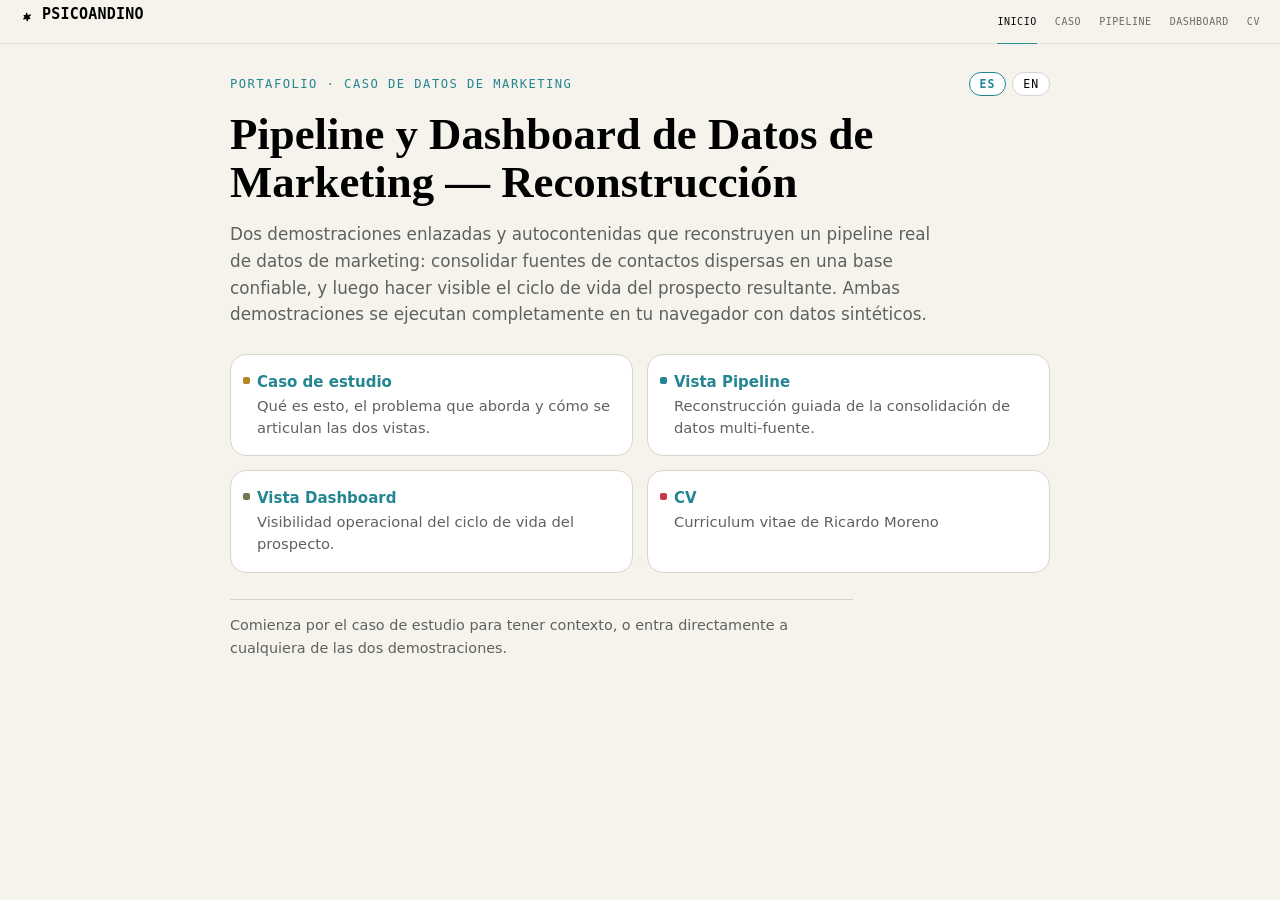
<file: index.html>
<!DOCTYPE html>
<html lang="es" data-motif-owner="header">
<head>
<meta charset="UTF-8">
<meta name="viewport" content="width=device-width, initial-scale=1.0">
<title>Ricardo Moreno — Reconstrucción de Pipeline y Dashboard de Datos de Marketing</title>
<meta name="description" content="Dos demostraciones autocontenidas que reconstruyen un pipeline real de datos de marketing con datos sintéticos: consolidación multi-fuente y visibilidad operacional del ciclo de vida del prospecto.">
<link rel="stylesheet" href="shell/psico-header/psico-header.css">
<link rel="stylesheet" href="shell/public-shell.css">
<link rel="stylesheet" href="shell/portfolio.css">
</head>
<body>
<psico-header data-shell-current="home" data-shell-root="" data-shell-lang-key="portfolio_lang" data-shell-lang-default="es">
  <header class="psico-header-fallback"><a class="psico-header-fallback__brand" href="index.html">PSICOANDINO</a><nav aria-label="Primary navigation"><a href="index.html" aria-current="page">Inicio</a><a href="case-study/index.html">Caso</a><a href="pipeline/index.html">Pipeline</a><a href="dashboard/index.html">Dashboard</a><a href="cv/index.html">CV</a></nav></header>
</psico-header>

<main class="portfolio-page">
  <div class="portfolio-topline">
    <p class="portfolio-kicker" data-i18n="kicker">Portafolio · caso de datos de marketing</p>
    <div class="lang-switch" role="group" aria-label="Language / Idioma">
      <button class="lang-btn" type="button" data-lang="es" aria-pressed="true">ES</button>
      <button class="lang-btn" type="button" data-lang="en" aria-pressed="false">EN</button>
    </div>
  </div>

  <h1 data-i18n="title">Pipeline y Dashboard de Datos de Marketing — Reconstrucción</h1>
  <p class="portfolio-lede" data-i18n="lede">Dos demostraciones enlazadas y autocontenidas que reconstruyen un pipeline real de datos de marketing: consolidar fuentes de contactos dispersas en una base confiable, y luego hacer visible el ciclo de vida del prospecto resultante. Ambas demostraciones se ejecutan completamente en tu navegador con datos sintéticos.</p>

  <div class="portfolio-grid">
    <a class="portfolio-card portfolio-card--case" href="case-study/index.html">
      <span class="label" data-i18n="cardCaseLabel">Caso de estudio</span>
      <span class="desc" data-i18n="cardCaseDesc">Qué es esto, el problema que aborda y cómo se articulan las dos vistas.</span>
    </a>
    <a class="portfolio-card portfolio-card--pipeline" href="pipeline/index.html">
      <span class="label" data-i18n="cardPipelineLabel">Vista Pipeline</span>
      <span class="desc" data-i18n="cardPipelineDesc">Reconstrucción guiada de la consolidación de datos multi-fuente.</span>
    </a>
    <a class="portfolio-card portfolio-card--dashboard" href="dashboard/index.html">
      <span class="label" data-i18n="cardDashboardLabel">Vista Dashboard</span>
      <span class="desc" data-i18n="cardDashboardDesc">Visibilidad operacional del ciclo de vida del prospecto.</span>
    </a>
    <a class="portfolio-card portfolio-card--cv" href="cv/index.html">
      <span class="label" data-i18n="cardCvLabel">CV</span>
      <span class="desc" data-i18n="cardCvDesc">Curriculum vitae de Ricardo Moreno</span>
    </a>
  </div>

  <p class="portfolio-note" data-i18n="note">Comienza por el caso de estudio para tener contexto, o entra directamente a cualquiera de las dos demostraciones.</p>
</main>

<script>
window.PORTFOLIO_I18N = {
  es: {
    docTitle: "Ricardo Moreno — Reconstrucción de Pipeline y Dashboard de Datos de Marketing",
    kicker: "Portafolio · caso de datos de marketing",
    title: "Pipeline y Dashboard de Datos de Marketing — Reconstrucción",
    lede: "Dos demostraciones enlazadas y autocontenidas que reconstruyen un pipeline real de datos de marketing: consolidar fuentes de contactos dispersas en una base confiable, y luego hacer visible el ciclo de vida del prospecto resultante. Ambas demostraciones se ejecutan completamente en tu navegador con datos sintéticos.",
    cardCaseLabel: "Caso de estudio",
    cardCaseDesc: "Qué es esto, el problema que aborda y cómo se articulan las dos vistas.",
    cardPipelineLabel: "Vista Pipeline",
    cardPipelineDesc: "Reconstrucción guiada de la consolidación de datos multi-fuente.",
    cardDashboardLabel: "Vista Dashboard",
    cardDashboardDesc: "Visibilidad operacional del ciclo de vida del prospecto.",
    cardCvLabel: "CV",
    cardCvDesc: "Curriculum vitae de Ricardo Moreno",
    note: "Comienza por el caso de estudio para tener contexto, o entra directamente a cualquiera de las dos demostraciones."
  },
  en: {
    docTitle: "Ricardo Moreno — Marketing Data Pipeline & Dashboard Reconstruction",
    kicker: "Portfolio · marketing data case",
    title: "Marketing Data Pipeline & Dashboard — Reconstruction",
    lede: "Two linked, self-contained demonstrations reconstructing a real marketing-data pipeline: consolidating scattered contact sources into one dependable base, then making the resulting prospect lifecycle visible. Both demonstrations run entirely in your browser on synthetic data.",
    cardCaseLabel: "Case Study",
    cardCaseDesc: "What this is, the problem it addresses, and how the two views fit together.",
    cardPipelineLabel: "Pipeline View",
    cardPipelineDesc: "Guided reconstruction of multi-source data consolidation.",
    cardDashboardLabel: "Dashboard View",
    cardDashboardDesc: "Operational visibility into the prospect lifecycle.",
    cardCvLabel: "CV",
    cardCvDesc: "Ricardo Moreno's curriculum vitae, printable from the browser.",
    note: "Start with the Case Study for context, or jump straight into either demonstration."
  }
};
</script>
<script src="shell/portfolio-i18n.js" defer></script>
<script src="shell/psico-shell.js" defer></script>
</body>
</html>
</file>
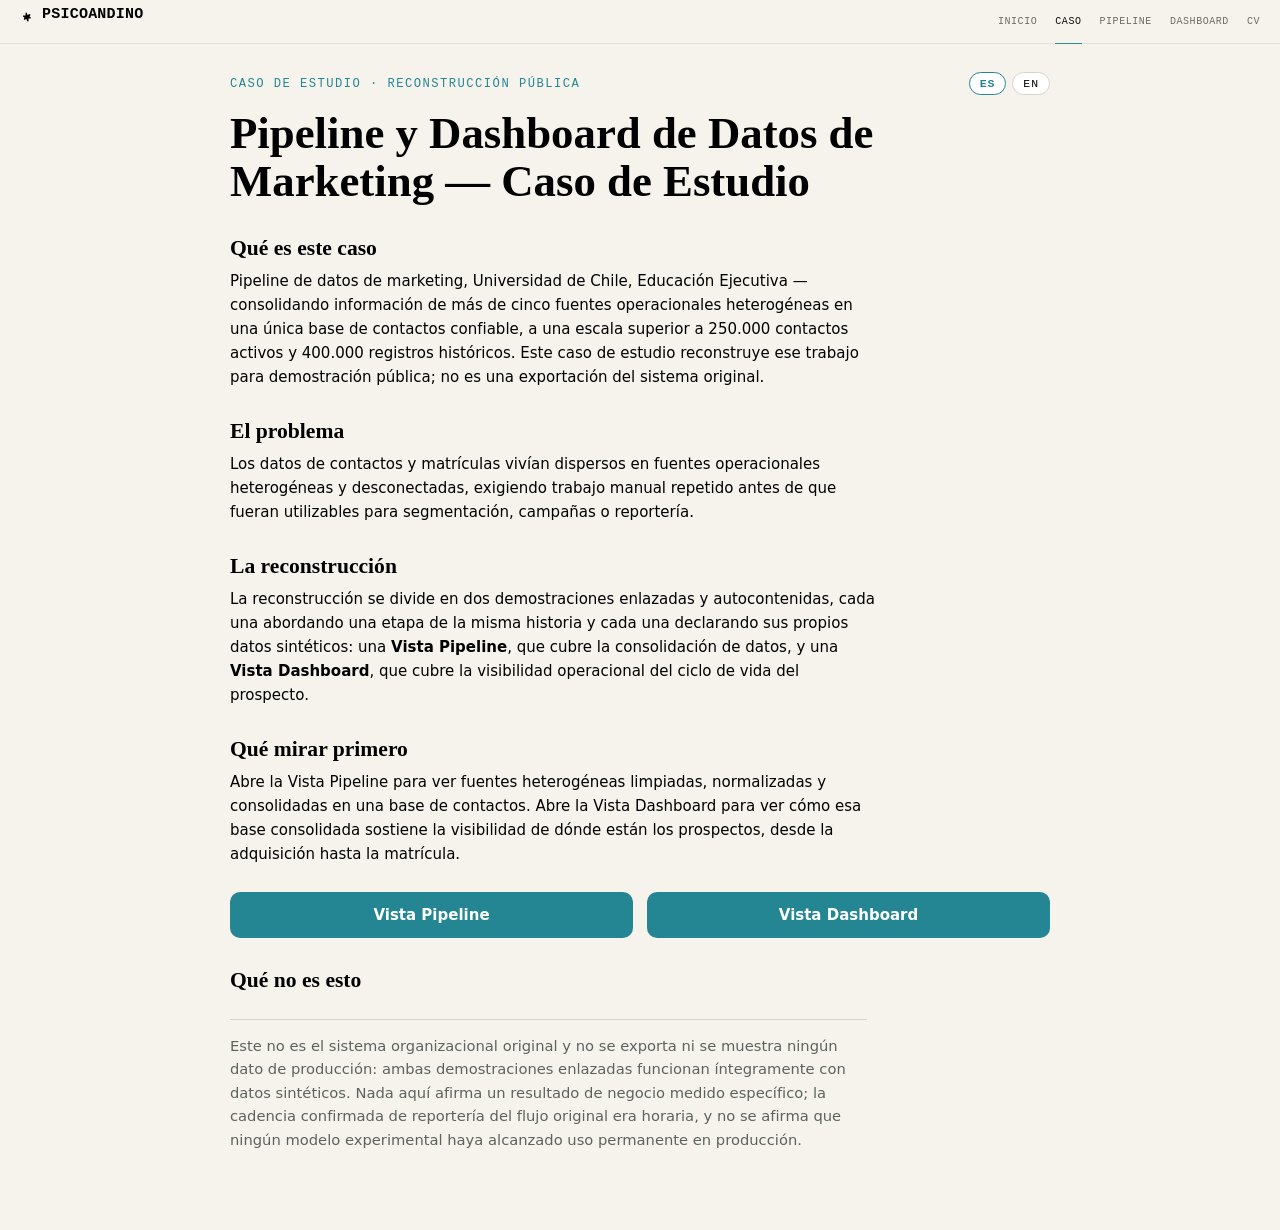
<file: case-study/index.html>
<!DOCTYPE html>
<html lang="es" data-motif-owner="header">
<head>
<meta charset="UTF-8">
<meta name="viewport" content="width=device-width, initial-scale=1.0">
<title>Caso de Estudio — Pipeline y Dashboard de Datos de Marketing</title>
<meta name="description" content="Caso de estudio: reconstrucción pública de un pipeline de datos de marketing multi-fuente y su dashboard operacional, con datos sintéticos.">
<link rel="stylesheet" href="../shell/psico-header/psico-header.css">
<link rel="stylesheet" href="../shell/public-shell.css">
<link rel="stylesheet" href="../shell/portfolio.css">
</head>
<body>
<psico-header data-shell-current="case-study" data-shell-root="../" data-shell-lang-key="portfolio_lang" data-shell-lang-default="es">
  <header class="psico-header-fallback"><a class="psico-header-fallback__brand" href="../index.html">PSICOANDINO</a><nav aria-label="Primary navigation"><a href="../index.html">Inicio</a><a href="index.html" aria-current="page">Caso</a><a href="../pipeline/index.html">Pipeline</a><a href="../dashboard/index.html">Dashboard</a><a href="../cv/index.html">CV</a></nav></header>
</psico-header>

<main class="portfolio-page">
  <div class="portfolio-topline">
    <p class="portfolio-kicker" data-i18n="kicker">Caso de estudio · reconstrucción pública</p>
    <div class="lang-switch" role="group" aria-label="Language / Idioma">
      <button class="lang-btn" type="button" data-lang="es" aria-pressed="true">ES</button>
      <button class="lang-btn" type="button" data-lang="en" aria-pressed="false">EN</button>
    </div>
  </div>

  <h1 data-i18n="title">Pipeline y Dashboard de Datos de Marketing — Caso de Estudio</h1>

  <h2 data-i18n="s1Head">Qué es este caso</h2>
  <p data-i18n="s1Body">Pipeline de datos de marketing, Universidad de Chile, Educación Ejecutiva — consolidando información de más de cinco fuentes operacionales heterogéneas en una única base de contactos confiable, a una escala superior a 250.000 contactos activos y 400.000 registros históricos. Este caso de estudio reconstruye ese trabajo para demostración pública; no es una exportación del sistema original.</p>

  <h2 data-i18n="s2Head">El problema</h2>
  <p data-i18n="s2Body">Los datos de contactos y matrículas vivían dispersos en fuentes operacionales heterogéneas y desconectadas, exigiendo trabajo manual repetido antes de que fueran utilizables para segmentación, campañas o reportería.</p>

  <h2 data-i18n="s3Head">La reconstrucción</h2>
  <p data-i18n="s3Body">La reconstrucción se divide en dos demostraciones enlazadas y autocontenidas, cada una abordando una etapa de la misma historia y cada una declarando sus propios datos sintéticos: una <strong>Vista Pipeline</strong>, que cubre la consolidación de datos, y una <strong>Vista Dashboard</strong>, que cubre la visibilidad operacional del ciclo de vida del prospecto.</p>

  <h2 data-i18n="s4Head">Qué mirar primero</h2>
  <p data-i18n="s4Body">Abre la Vista Pipeline para ver fuentes heterogéneas limpiadas, normalizadas y consolidadas en una base de contactos. Abre la Vista Dashboard para ver cómo esa base consolidada sostiene la visibilidad de dónde están los prospectos, desde la adquisición hasta la matrícula.</p>

  <div class="portfolio-ctas">
    <a class="portfolio-cta" href="../pipeline/index.html" data-i18n="ctaPipeline">Vista Pipeline</a>
    <a class="portfolio-cta" href="../dashboard/index.html" data-i18n="ctaDashboard">Vista Dashboard</a>
  </div>

  <h2 data-i18n="s5Head">Qué no es esto</h2>
  <p class="portfolio-disclaimer" data-i18n="s5Body">Este no es el sistema organizacional original y no se exporta ni se muestra ningún dato de producción: ambas demostraciones enlazadas funcionan íntegramente con datos sintéticos. Nada aquí afirma un resultado de negocio medido específico; la cadencia confirmada de reportería del flujo original era horaria, y no se afirma que ningún modelo experimental haya alcanzado uso permanente en producción.</p>
</main>

<script>
window.PORTFOLIO_I18N = {
  es: {
    docTitle: "Caso de Estudio — Pipeline y Dashboard de Datos de Marketing",
    kicker: "Caso de estudio · reconstrucción pública",
    title: "Pipeline y Dashboard de Datos de Marketing — Caso de Estudio",
    s1Head: "Qué es este caso",
    s1Body: "Pipeline de datos de marketing, Universidad de Chile, Educación Ejecutiva — consolidando información de más de cinco fuentes operacionales heterogéneas en una única base de contactos confiable, a una escala superior a 250.000 contactos activos y 400.000 registros históricos. Este caso de estudio reconstruye ese trabajo para demostración pública; no es una exportación del sistema original.",
    s2Head: "El problema",
    s2Body: "Los datos de contactos y matrículas vivían dispersos en fuentes operacionales heterogéneas y desconectadas, exigiendo trabajo manual repetido antes de que fueran utilizables para segmentación, campañas o reportería.",
    s3Head: "La reconstrucción",
    s3Body: "La reconstrucción se divide en dos demostraciones enlazadas y autocontenidas, cada una abordando una etapa de la misma historia y cada una declarando sus propios datos sintéticos: una <strong>Vista Pipeline</strong>, que cubre la consolidación de datos, y una <strong>Vista Dashboard</strong>, que cubre la visibilidad operacional del ciclo de vida del prospecto.",
    s4Head: "Qué mirar primero",
    s4Body: "Abre la Vista Pipeline para ver fuentes heterogéneas limpiadas, normalizadas y consolidadas en una base de contactos. Abre la Vista Dashboard para ver cómo esa base consolidada sostiene la visibilidad de dónde están los prospectos, desde la adquisición hasta la matrícula.",
    ctaPipeline: "Vista Pipeline",
    ctaDashboard: "Vista Dashboard",
    s5Head: "Qué no es esto",
    s5Body: "Este no es el sistema organizacional original y no se exporta ni se muestra ningún dato de producción: ambas demostraciones enlazadas funcionan íntegramente con datos sintéticos. Nada aquí afirma un resultado de negocio medido específico; la cadencia confirmada de reportería del flujo original era horaria, y no se afirma que ningún modelo experimental haya alcanzado uso permanente en producción."
  },
  en: {
    docTitle: "Case Study — Marketing Data Pipeline & Dashboard Reconstruction",
    kicker: "Case study · public reconstruction",
    title: "Marketing Data Pipeline & Dashboard — Case Study",
    s1Head: "What this case is",
    s1Body: "An operator was responsible for a substantial part of the marketing data pipeline at a real organization, Universidad de Chile, Educación Ejecutiva — consolidating information from more than five heterogeneous operational sources into a single dependable contact base at a scale above 250,000 active contacts and 400,000 historical records. This case study reconstructs that work for public demonstration; it is not an export of the original system.",
    s2Head: "The problem",
    s2Body: "Contact and enrollment data lived scattered across heterogeneous, disconnected operational sources, requiring repeated manual work before any of it was usable for segmentation, campaigns, or reporting.",
    s3Head: "The reconstruction",
    s3Body: "The reconstruction is split into two linked, self-contained demonstrations, each addressing one stage of the same story and each disclosing its own synthetic data: a <strong>Pipeline View</strong>, covering data consolidation, and a <strong>Dashboard View</strong>, covering operational visibility into the prospect lifecycle.",
    s4Head: "What to look at first",
    s4Body: "Open the Pipeline View to see heterogeneous sources cleaned, normalized, and consolidated into one contact base. Open the Dashboard View to see how that consolidated base supports visibility into where prospects stand, from acquisition through enrollment.",
    ctaPipeline: "Pipeline View",
    ctaDashboard: "Dashboard View",
    s5Head: "What this is not",
    s5Body: "This is not the original organizational system, and no production data is exported or displayed: both linked demonstrations run entirely on synthetic data. Nothing here claims a specific measured business outcome; the confirmed reporting cadence of the original flow was hourly, and no experimental model is claimed to have reached permanent production use."
  }
};
</script>
<script src="../shell/portfolio-i18n.js" defer></script>
<script src="../shell/psico-shell.js" defer></script>
</body>
</html>
</file>
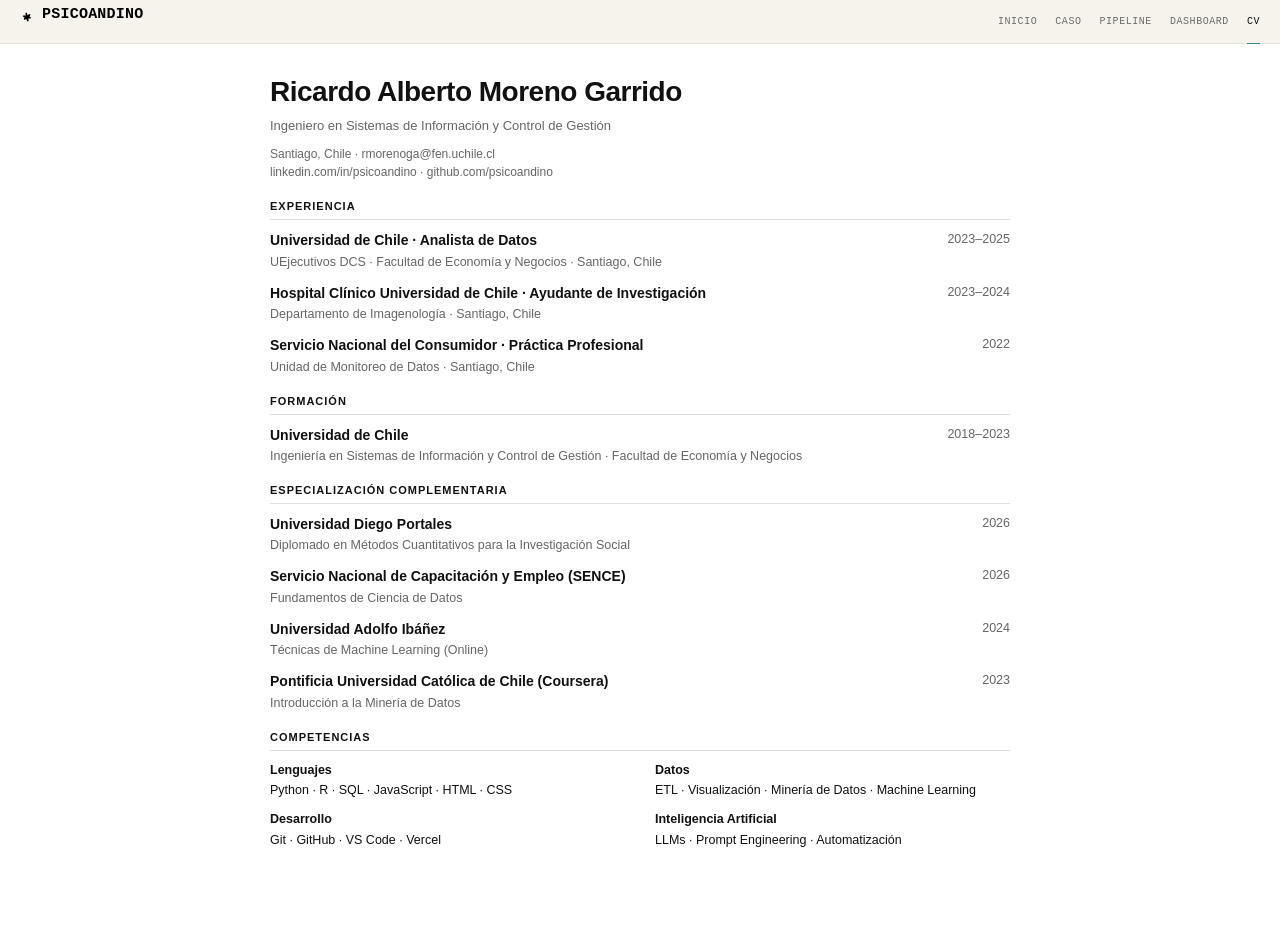
<file: cv/index.html>
<!DOCTYPE html>
<html lang="es" data-motif-owner="header">
<head>
<meta charset="UTF-8">
<meta name="viewport" content="width=device-width, initial-scale=1.0">

<title>Ricardo Alberto Moreno Garrido — Curriculum Vitae</title>

<style>

:root{
    --text:#111;
    --muted:#666;
    --line:#ddd;
    --font:Inter,Arial,sans-serif;
}

*{
    box-sizing:border-box;
}

body{
    margin:0;
    background:#fff;
    color:var(--text);
    font-family:var(--font);
    font-size:12.5px;
    line-height:1.45;
}

.container{
    max-width:780px;
    margin:auto;
}

header{
    margin-bottom:18px;
}

h1{
    margin:0;
    font-size:28px;
    font-weight:700;
    letter-spacing:-0.5px;
}

.subtitle{
    margin-top:4px;
    color:var(--muted);
    font-size:13px;
}

.contact{
    margin-top:10px;
    font-size:12px;
    color:var(--muted);
    line-height:1.5;
}

.contact a{
    color:inherit;
    text-decoration:none;
}

section{
    margin-bottom:18px;
}

h2{
    margin:0 0 10px 0;
    padding-bottom:4px;
    border-bottom:1px solid var(--line);
    font-size:11px;
    text-transform:uppercase;
    letter-spacing:1px;
}

.entry{
    margin-bottom:12px;
}

.entry:last-child{
    margin-bottom:0;
}

.entry-top{
    display:flex;
    justify-content:space-between;
    gap:20px;
    align-items:flex-start;
}

.entry-title{
    font-size:14px;
    font-weight:600;
}

.entry-date{
    color:var(--muted);
    white-space:nowrap;
}

.entry-subtitle{
    margin-top:2px;
    color:var(--muted);
}

.skills{
    display:grid;
    grid-template-columns:1fr 1fr;
    gap:10px 30px;
}

.skill-group{
    line-height:1.5;
}

.skill-group strong{
    display:block;
    font-weight:600;
    margin-bottom:2px;
}

@media(max-width:700px){

.entry-top{
flex-direction:column;
gap:2px;
}

.skills{
grid-template-columns:1fr;
}

}

@page{
size:letter;
margin:1.4cm;
}

</style>
<link rel="stylesheet" href="../shell/psico-header/psico-header.css">
<link rel="stylesheet" href="../shell/public-shell.css">
</head>

<body class="cv-public">

<psico-header data-shell-current="cv" data-shell-root="../" data-shell-lang-key="portfolio_lang" data-shell-lang-default="es">
  <header class="psico-header-fallback"><a class="psico-header-fallback__brand" href="../index.html">PSICOANDINO</a><nav aria-label="Primary navigation"><a href="../index.html">Inicio</a><a href="../case-study/index.html">Caso</a><a href="../pipeline/index.html">Pipeline</a><a href="../dashboard/index.html">Dashboard</a><a href="../cv/index.html" aria-current="page">CV</a></nav></header>
</psico-header>


<div class="container">

<header>

<h1>Ricardo Alberto Moreno Garrido</h1>

<div class="subtitle">
Ingeniero en Sistemas de Información y Control de Gestión
</div>

<div class="contact">
Santiago, Chile · rmorenoga@fen.uchile.cl<br>
<a href="https://linkedin.com/in/psicoandino">linkedin.com/in/psicoandino</a> ·
<a href="https://github.com/psicoandino">github.com/psicoandino</a>
</div>

</header>

<section>

<h2>Experiencia</h2>

<div class="entry">

<div class="entry-top">
<div class="entry-title">Universidad de Chile · Analista de Datos</div>
<div class="entry-date">2023–2025</div>
</div>

<div class="entry-subtitle">
UEjecutivos DCS · Facultad de Economía y Negocios · Santiago, Chile
</div>

</div>

<div class="entry">

<div class="entry-top">
<div class="entry-title">Hospital Clínico Universidad de Chile · Ayudante de Investigación</div>
<div class="entry-date">2023–2024</div>
</div>

<div class="entry-subtitle">
Departamento de Imagenología · Santiago, Chile
</div>

</div>

<div class="entry">

<div class="entry-top">
<div class="entry-title">Servicio Nacional del Consumidor · Práctica Profesional</div>
<div class="entry-date">2022</div>
</div>

<div class="entry-subtitle">
Unidad de Monitoreo de Datos · Santiago, Chile
</div>

</div>

</section>

<section>

<h2>Formación</h2>

<div class="entry">

<div class="entry-top">
<div class="entry-title">Universidad de Chile</div>
<div class="entry-date">2018–2023</div>
</div>

<div class="entry-subtitle">
Ingeniería en Sistemas de Información y Control de Gestión · Facultad de Economía y Negocios
</div>

</div>

</section>

<section>

<h2>Especialización Complementaria</h2>

<div class="entry">

<div class="entry-top">
<div class="entry-title">Universidad Diego Portales</div>
<div class="entry-date">2026</div>
</div>

<div class="entry-subtitle">
Diplomado en Métodos Cuantitativos para la Investigación Social
</div>

</div>

<div class="entry">

<div class="entry-top">
<div class="entry-title">Servicio Nacional de Capacitación y Empleo (SENCE)</div>
<div class="entry-date">2026</div>
</div>

<div class="entry-subtitle">
Fundamentos de Ciencia de Datos
</div>

</div>

<div class="entry">

<div class="entry-top">
<div class="entry-title">Universidad Adolfo Ibáñez</div>
<div class="entry-date">2024</div>
</div>

<div class="entry-subtitle">
Técnicas de Machine Learning (Online)
</div>

</div>

<div class="entry">

<div class="entry-top">
<div class="entry-title">Pontificia Universidad Católica de Chile (Coursera)</div>
<div class="entry-date">2023</div>
</div>

<div class="entry-subtitle">
Introducción a la Minería de Datos
</div>

</div>

</section>

<section>

<h2>Competencias</h2>

<div class="skills">

<div class="skill-group">
<strong>Lenguajes</strong>
Python · R · SQL · JavaScript · HTML · CSS
</div>

<div class="skill-group">
<strong>Datos</strong>
ETL · Visualización · Minería de Datos · Machine Learning
</div>

<div class="skill-group">
<strong>Desarrollo</strong>
Git · GitHub · VS Code · Vercel
</div>

<div class="skill-group">
<strong>Inteligencia Artificial</strong>
LLMs · Prompt Engineering · Automatización
</div>

</div>

</section>

</div>

<script src="../shell/psico-shell.js" defer></script>
</body>
</html>
</file>
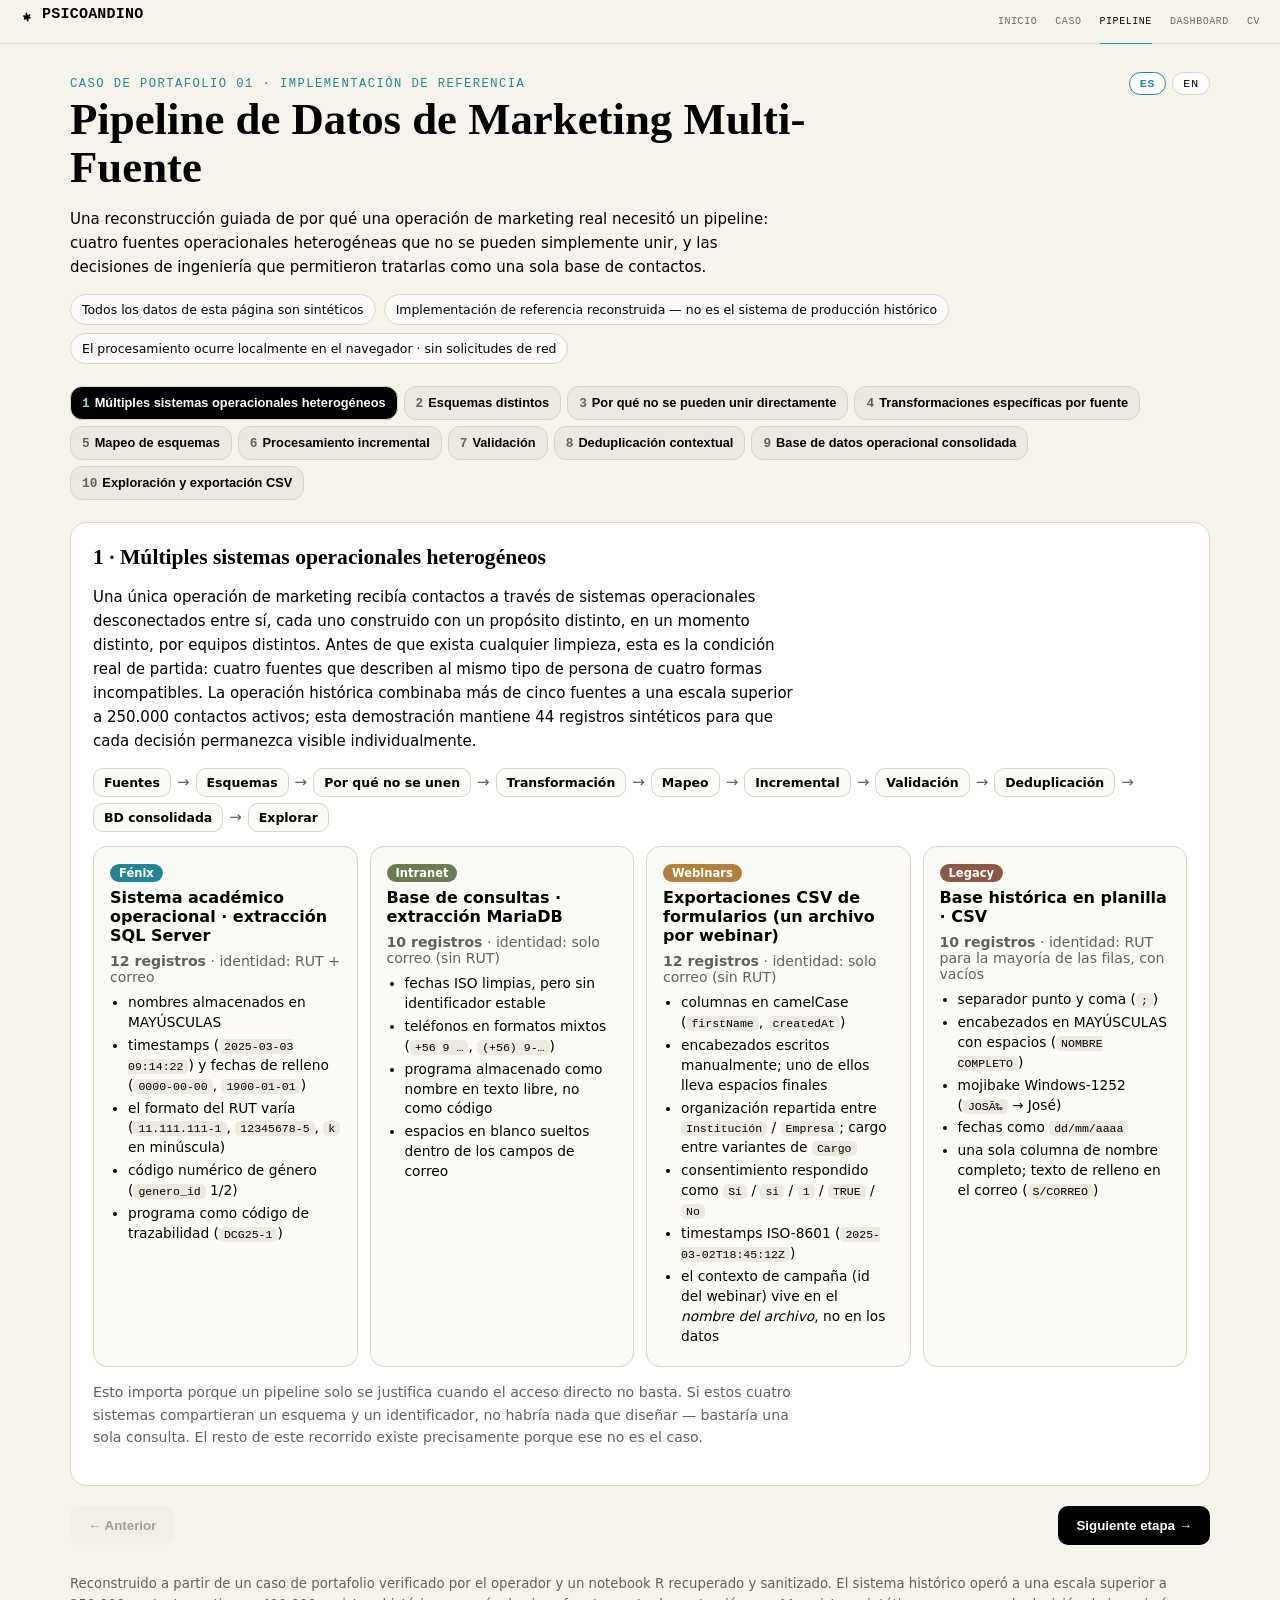
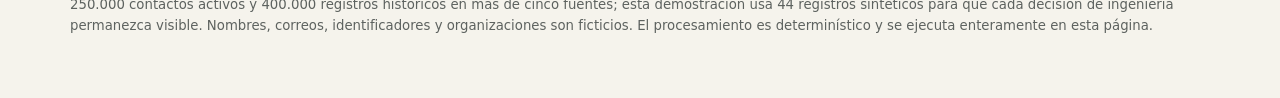
<file: pipeline/index.html>
<!DOCTYPE html>
<html lang="en" data-motif-owner="header">
<head>
<meta charset="UTF-8">
<meta name="viewport" content="width=device-width, initial-scale=1.0">
<title>Multi-Source Marketing Data Pipeline — Guided Reconstruction</title>
<style>
:root{
  --bg:#f5f3ec; --ink:#000; --muted:#5d625f; --line:#d8d4ca; --panel:#fff;
  --accent:#248692; --ok:#6d7c50; --bad:#c73a4a; --warn:#b0813c;
  --c-fenix:#248692; --c-intranet:#6d7c50; --c-webinars:#b0813c; --c-legacy:#8a5a44;
}
*{box-sizing:border-box}
body{margin:0;background:var(--bg);color:var(--ink);font-family:Inter,system-ui,-apple-system,sans-serif;font-size:15px}
main{max-width:1180px;margin:auto;padding:28px 20px 64px}
h1{font-family:Georgia,serif;font-size:clamp(1.9rem,4.5vw,3.4rem);line-height:1;margin:0 0 12px;max-width:820px}
h2{font-family:Georgia,serif;font-size:1.45rem;margin:0 0 6px}
h3{font-size:1.02rem;margin:22px 0 8px}
p{line-height:1.6;max-width:74ch}
.mono,.kicker{font-family:ui-monospace,SFMono-Regular,Menlo,monospace}
.kicker{font-size:.76rem;letter-spacing:.12em;text-transform:uppercase;color:var(--accent)}
.disclaimer{display:flex;flex-wrap:wrap;gap:8px;margin:14px 0 22px}
.badge{border:1px solid var(--line);padding:7px 11px;border-radius:999px;font-size:.78rem;background:rgba(255,255,255,.65)}
.card{background:var(--panel);border:1px solid var(--line);border-radius:18px;padding:22px;margin-bottom:16px}
.note{font-size:.88rem;color:var(--muted);max-width:78ch}
.stepper{display:flex;flex-wrap:wrap;gap:6px;margin:18px 0 22px}
.step-btn{border:1px solid var(--line);background:#ece9e1;border-radius:12px;padding:8px 11px;font-size:.8rem;font-weight:700;cursor:pointer;color:var(--ink)}
.step-btn .n{font-family:ui-monospace,Menlo,monospace;color:var(--muted);margin-right:5px}
.step-btn.active{background:var(--ink);color:#fff}
.step-btn.active .n{color:#9fd6dd}
.pager{display:flex;justify-content:space-between;gap:10px;margin-top:20px}
button.nav{border:0;border-radius:12px;padding:12px 18px;font-weight:700;cursor:pointer;background:var(--ink);color:#fff}
button.nav[disabled]{opacity:.35;cursor:not-allowed}
button.secondary{background:#ece9e1;color:var(--ink)}
button.download{border:0;border-radius:12px;padding:12px 18px;font-weight:700;cursor:pointer;background:var(--accent);color:#fff}
.grid2{display:grid;grid-template-columns:1fr 1fr;gap:14px}
.grid4{display:grid;grid-template-columns:repeat(4,1fr);gap:12px}
@media(max-width:900px){.grid2,.grid4{grid-template-columns:1fr}}
.stat{border:1px solid var(--line);border-radius:14px;padding:14px;background:#fbfaf6}
.stat strong{display:block;font-size:1.5rem}
.stat .lbl{font-size:.8rem;color:var(--muted)}
.src-card{border:1px solid var(--line);border-radius:14px;padding:16px;background:#fbfaf6}
.src-card h3{margin:6px 0 8px}
.src-card ul{margin:8px 0 0;padding-left:18px}
.src-card li{margin:3px 0;font-size:.86rem;line-height:1.45}
.chip{display:inline-block;border-radius:999px;padding:2px 9px;font-size:.72rem;font-weight:700;color:#fff}
.chip-fenix{background:var(--c-fenix)}.chip-intranet{background:var(--c-intranet)}
.chip-webinars{background:var(--c-webinars)}.chip-legacy{background:var(--c-legacy)}
.table-wrap{overflow-x:auto;border:1px solid var(--line);border-radius:14px;margin:10px 0;background:#fff}
table{border-collapse:collapse;width:100%;font-size:.83rem}
th,td{text-align:left;padding:8px 10px;border-bottom:1px solid var(--line);white-space:nowrap}
tr:last-child td{border-bottom:0}
th{position:sticky;top:0;background:#f7f5ef;font-size:.76rem}
td.empty-cell{color:#b9b4a6}
.ws-badge{display:inline-block;background:#f6e8d2;color:var(--warn);border-radius:6px;padding:0 5px;font-size:.68rem;margin-left:5px;font-weight:700}
.flag{background:#fbeaec}
.good{background:#eef2e4}
.pill{display:inline-block;border-radius:8px;padding:1px 8px;font-size:.74rem;font-weight:700}
.pill-ok{background:#eef2e4;color:var(--ok)}
.pill-bad{background:#fbeaec;color:var(--bad)}
.pill-warn{background:#f6e8d2;color:var(--warn)}
.pill-info{background:#e2eff1;color:var(--accent)}
.ba{display:grid;grid-template-columns:1fr 26px 1fr;gap:10px;align-items:start;margin:12px 0}
@media(max-width:900px){.ba{grid-template-columns:1fr}}
.ba .arrow{text-align:center;font-size:1.2rem;color:var(--muted);padding-top:34px}
.rec{border:1px solid var(--line);border-radius:12px;overflow:hidden}
.rec .rec-title{background:#f7f5ef;padding:7px 12px;font-size:.78rem;font-weight:700}
.rec dl{margin:0;padding:8px 12px;display:grid;grid-template-columns:minmax(150px,38%) 1fr;gap:2px 10px;font-size:.82rem}
.rec dt{font-family:ui-monospace,Menlo,monospace;color:var(--muted);font-size:.76rem;overflow-wrap:anywhere}
.rec dd{margin:0;overflow-wrap:anywhere;white-space:pre-wrap}
.rec dd.changed{background:#e2eff1;border-radius:5px;padding:0 5px}
.rec dd.empty-cell{color:#b9b4a6}
.cluster{border:1px solid var(--line);border-radius:14px;padding:14px;margin:12px 0;background:#fbfaf6}
.cluster .why{font-size:.85rem;color:var(--muted);margin-top:8px;line-height:1.5}
.map-table td:first-child{font-family:ui-monospace,Menlo,monospace;font-size:.78rem}
.map-table td:nth-child(2){font-family:ui-monospace,Menlo,monospace;font-size:.78rem;color:var(--accent);font-weight:700}
.tabs{display:flex;flex-wrap:wrap;gap:8px;margin:12px 0}
.tab{background:#ece9e1;border:1px solid var(--line);border-radius:10px;padding:8px 12px;font-size:.8rem;font-weight:700;cursor:pointer}
.tab.active{background:var(--accent);border-color:var(--accent);color:#fff}
input.filter{border:1px solid var(--line);border-radius:10px;padding:10px 12px;font-size:.9rem;width:min(340px,100%);background:#fff}
code{background:#ece9e1;border-radius:5px;padding:1px 5px;font-size:.84em}
pre{background:#1e2321;color:#e8ede9;border-radius:12px;padding:14px 16px;overflow-x:auto;font-size:.8rem;line-height:1.5}
footer{margin-top:28px;color:var(--muted);font-size:.83rem;line-height:1.6}
.flow{display:flex;flex-wrap:wrap;gap:6px;align-items:center;margin:14px 0}
.flow .fstep{border:1px solid var(--line);background:#fbfaf6;border-radius:10px;padding:6px 10px;font-size:.78rem;font-weight:700}
.flow .farr{color:var(--muted)}
.header-row{display:flex;justify-content:space-between;align-items:center;gap:16px;flex-wrap:wrap}
.lang-switch{display:flex;gap:2px;border:1px solid var(--line);border-radius:999px;padding:3px;background:rgba(255,255,255,.7)}
.lang-btn{border:0;background:transparent;border-radius:999px;padding:5px 13px;font-size:.78rem;font-weight:700;cursor:pointer;color:var(--muted);font-family:inherit}
.lang-btn.active{background:var(--ink);color:#fff}
</style>
<link rel="stylesheet" href="../shell/psico-header/psico-header.css">
<link rel="stylesheet" href="../shell/public-shell.css">
</head>
<body>

<psico-header data-shell-current="pipeline" data-shell-root="../" data-shell-lang-key="anfp_pipeline_lang" data-shell-lang-default="es">
  <header class="psico-header-fallback"><a class="psico-header-fallback__brand" href="../index.html">PSICOANDINO</a><nav aria-label="Primary navigation"><a href="../index.html">Home</a><a href="../case-study/index.html">Case Study</a><a href="../pipeline/index.html" aria-current="page">Pipeline</a><a href="../dashboard/index.html">Dashboard</a><a href="../cv/index.html">CV</a></nav></header>
</psico-header>

<main>
<header>
  <div class="header-row">
    <div class="kicker" id="kicker">Portfolio case 01 · reference implementation</div>
    <div class="lang-switch" role="group" aria-label="Language / Idioma">
      <button class="lang-btn" id="langEs" data-lang="es">ES</button>
      <button class="lang-btn" id="langEn" data-lang="en">EN</button>
    </div>
  </div>
  <h1 id="mainTitle">Multi-Source Marketing Data Pipeline</h1>
  <p id="subtitle">A guided reconstruction of how heterogeneous operational sources — an
  operational SQL system, an intranet database, webinar form exports and a
  legacy spreadsheet base — are inspected, mapped, normalized, validated,
  consolidated and deduplicated into a single contact structure.</p>
  <div class="disclaimer">
    <span class="badge" id="badge1">All data on this page is synthetic</span>
    <span class="badge" id="badge2">Reconstructed reference implementation — not the historical production system</span>
    <span class="badge" id="badge3">Processing occurs locally in the browser · no network requests</span>
  </div>
</header>

<nav class="stepper" id="stepper" aria-label="Pipeline stages"></nav>
<div id="stage-root"></div>
<div class="pager">
  <button class="nav secondary" id="prevBtn">← Previous</button>
  <button class="nav" id="nextBtn">Next stage →</button>
</div>

<footer id="footerText">
  Reconstructed from an operator-verified portfolio case and a recovered,
  sanitized R notebook. The historical system operated at a scale above
  250,000 active contacts and 400,000 historical records across more than five
  sources; this demonstration uses 44 synthetic records so every
  transformation stays visible. Names, emails, identifiers and organizations
  are fictional. Processing is deterministic and runs entirely in this page.
</footer>
</main>

<script type="text/csv" id="csv-fenix">
id,rut_pasaporte,email,nombre,apellido1,apellido2,genero_id,fecha_registro,codigo_trazabilidad
5001,11.111.111-1,marcela.fuentes@example.com,MARCELA,FUENTES,ROJAS,2,2025-03-03 09:14:22,DCG25-1
5002,22.222.222-2,jorge.salinas@example.net,JORGE,SALINAS,PINO,1,2025-03-05 11:40:05,DFIN25-2
5003,12.345.678-5,ricardo.paredes@example.org,RICARDO,PAREDES,LEIVA,1,2025-03-10 16:02:47,DFIN25-2
5004,12345678-5,RICARDO.PAREDES@EXAMPLE.ORG,RICARDO,PAREDES,LEIVA,1,2025-04-01 08:15:00,DFIN25-2
5005,5.555.555-5,MARIO.REYES@EXAMPLE.COM,MARIO,REYES,DONOSO,1,2025-03-12 10:30:11,CTD25-3
5006,6.666.666-6,,PATRICIA,MUÑOZ,CASTRO,2,2025-03-15 14:20:33,DCG25-1
5007,8.888.888-8,tomas.arancibia@example.net,TOMAS,ARANCIBIA,SILVA,1,0000-00-00,DMKT25-1
5008,9.999.999-9,carla.espinoza@example.com,CARLA,ESPINOZA,VIDAL,2,2025-03-18 09:55:10,DMKT25-1
5009,7.777.777-7,andres.venegas@example.org,ANDRES,VENEGAS,TORO,1,2025-03-20 17:44:29,DCG25-1
5010,4.444.444-4,paula.ibanez@example.net,PAULA,IBAÑEZ,MORA,2,1900-01-01,CTD25-3
5011,3.333.333-3,felipe.guzman@example.com,FELIPE,GUZMAN,RIOS,1,2025-03-25 12:08:56,DFIN25-2
5012,15.151.515-k,daniela.pizarro@example.org,DANIELA,PIZARRO,FUENZALIDA,2,2025-03-28 15:31:02,DCG25-1
</script>
<script type="text/csv" id="csv-intranet">
id_consulta,correo,nombre,paterno,materno,fono,fecha_creacion,origen,programa
901,ana.riquelme@example.org,Ana,Riquelme,Soto,+56 9 6111 2233,2025-03-04,formulario_web,Diplomado en Control de Gestión
902,mario.reyes@example.com,Mario,Reyes,Donoso,+56 9 6222 3344,2025-03-14,formulario_web,Curso de Transformación Digital
903,pablo.contreras@example.com,Pablo,Contreras,Vega,9 6233 4455,2025-03-06,formulario_web,Diplomado en Control de Gestión
904,valentina.herrera@example.net,Valentina,Herrera,Lagos,+56 9 6444 5566,2025-03-08,referido,Diplomado en Marketing Estratégico
905,luis.soto@example,Luis,Soto,Marín,+56 9 6555 6677,2025-03-09,formulario_web,Diplomado en Finanzas Corporativas
906,gabriela.nunez@example.com,Gabriela,Núñez,Prado,56 9 6666 7788,2025-03-11,campana_sem,Diplomado en Finanzas Corporativas
907,hector.vergara@example.org,Héctor,Vergara,Salas,(+56) 9-6777-8899,2025-03-13,formulario_web,Curso de Transformación Digital
908, monica.tapia@example.net ,Mónica,Tapia,Reyes,9 6888 9900,2025-03-16,referido,Diplomado en Control de Gestión
909,ignacio.bravo@example.com,Ignacio,Bravo,Cornejo,+56 9 6999 0011,2025-03-19,campana_sem,Diplomado en Marketing Estratégico
910,rosario.aguirre@example.org,Rosario,Aguirre,Contador,+56 9 6101 1122,2025-03-21,formulario_web,Diplomado en Control de Gestión
</script>
<script type="text/csv" id="csv-webinars">
webinar_file,createdAt,email,firstName,lastName,phone,Institución,Empresa,Cargo,Cargo en la Institución,"Evento Híbrido, indica tu modalidad de asistencia:      ","Acepto recibir información adicional de programas y eventos","Deseo ser parte de la Red Uejecutivos y suscribirme al Newsletter"
143.csv,2025-03-02T18:45:12Z,ana.riquelme@example.org,Ana,Riquelme,+56 9 6111 2233,Universidad Ficticia Central,,Analista de Gestión,,Online,Sí,Sí
143.csv,2025-03-02T19:02:47Z,camila.ortega@example.com,Camila,Ortega,+56 9 7222 3344,,Comercial Andina SpA,,Jefa de Ventas,Presencial,si,No
143.csv,2025-03-03T08:11:30Z,camila.ortega@example.com,Camila,Ortega,,Comercial Andina SpA,,,,Online,1,
143.csv,2025-03-03T10:27:55Z,diego.fritz@example.net,Diego,Fritz,+56 9 7333 4455,,Logística Austral Ltda,,Coordinador de Operaciones,Online,Sí,Sí
143.csv,2025-03-04T09:16:08Z,javiera.pena@example.org,Javiera,Peña,,Municipalidad Ficticia de Los Ríos,,Encargada de Presupuesto,,Presencial,No,No
143.csv,2025-03-04T21:39:44Z,,Sebastián,Lara,+56 9 7444 5566,,,,,Online,Sí,
144.csv,2025-03-06T12:05:19Z,jorge.salinas@example.net,Jorge,Salinas,+56 9 7555 6677,,Banco Ficticio del Sur,,Analista de Riesgo,Online,TRUE,Sí
144.csv,2025-03-06T13:48:02Z,pablo.contreras@example.com,Pablo,Contreras,+56 9 6233 4455,Constructora Vega y Cía,,Jefe de Proyectos,,Online,Sí,No
144.csv,2025-03-07T08:59:37Z,loreto.miranda@example.com,Loreto,Miranda,,,Clínica Ficticia Andes,,Subgerenta de Finanzas,Presencial,si,Sí
144.csv,2025-03-07T15:22:10Z,cristian.donoso@example.net,Cristián,Donoso,+56 9 7666 7788,Universidad Ficticia Central,,Profesor Adjunto,,Online,1,1
144.csv,2025-03-08T10:34:51Z,fernanda.leon@example.org,Fernanda,León,,,Agroexportadora Valle Alto,,Analista Comercial,Online,Sí,
144.csv,2025-03-08T19:07:26Z,matias.roco@example.com,Matías,Roco,+56 9 7777 8899,,,,,,No,No
</script>
<script type="text/csv" id="csv-legacy">
RUT;NOMBRE COMPLETO;CORREO;TELEFONO;FECHA INSCRIPCION;PROGRAMA;ESTADO
111111111;MARCELA FUENTES ROJAS;marcela.fuentes@example.com;;15/04/2023;DCG23-2;EGRESADO
7.654.321-6;VALENTINA HERRERA LAGOS;valentina.herrera@example.net;56963334455;20/05/2023;DMKT23-1;EGRESADO
13.131.313-1;JOSÃ‰ MARDONES PINTO;jose.mardones@example.org;;02/03/2023;DFIN23-1;EGRESADO
14.141.414-4;PILAR GÃ“MEZ ARAYA;pilar.gomez@example.com;56964445566;11/06/2023;DCG23-2;EGRESADO
16.161.616-6;RODRIGO MUÃ‘OZ CIFUENTES;rodrigo.munoz@example.net;;09/07/2023;CTD23-1;EGRESADO
;CLAUDIA ROJAS BELLO;claudia.rojas@example.org;56965556677;18/08/2023;DMKT23-1;EGRESADO
17.171.717-7;FERNANDO SAAVEDRA NEIRA;S/CORREO;;25/09/2023;DFIN23-1;EGRESADO
18.181.818-8;LORENA CAMPOS MEDINA;lorena.campos@example.com;56966667788;30/10/2023;DCG23-2;EGRESADO
19.191.919-9;OSCAR PINILLA VARGAS;oscar.pinilla@example.net;;05/11/2023;CTD23-1;EGRESADO
20.202.020-2;TERESA VALDÃ‰S CARRASCO;teresa.valdes@example.org;56967778899;12/12/2023;DMKT23-1;EGRESADO
</script>

<script>
/* __PIPELINE_CORE_START__ */
/* Pure pipeline logic: no DOM, no network, no randomness, no clock.
   Reconstructed from the sanitized recovered notebook
   (01_evidence/recovered/notebook_resp.SANITIZED.md). */
const PipelineCore = (function () {
  "use strict";

  const CANONICAL_COLUMNS = [
    "source", "persona_rut", "persona_correo", "persona_nombre",
    "persona_apellidos", "persona_sexo", "persona_fono", "persona_empresa",
    "persona_cargo", "programa_codigo", "programa_sigla", "registro_fecha",
    "registro_consentimiento"
  ];

  const SOURCE_ORDER = ["fenix", "intranet", "webinars", "legacy"];
  const SOURCE_PRIORITY = { fenix: 0, intranet: 1, webinars: 2, legacy: 3 };

  // Intranet stores the program as free text; the operational catalog keys it.
  const PROGRAM_NAME_TO_CODE = {
    "Diplomado en Control de Gestión": "DCG25-1",
    "Diplomado en Finanzas Corporativas": "DFIN25-2",
    "Diplomado en Marketing Estratégico": "DMKT25-1",
    "Curso de Transformación Digital": "CTD25-3"
  };

  // Webinar attributes catalog: file id -> campaign context (recovered pattern:
  // the webinar id came from the CSV filename and joined an Excel catalog).
  const WEBINAR_CATALOG = {
    "143": { webinar_id: 143, nombre: "Webinar Indicadores y Control de Gestión", programa_codigo: "DCG25-1" },
    "144": { webinar_id: 144, nombre: "Webinar Finanzas para la Decisión", programa_codigo: "DFIN25-2" }
  };

  const GENDER_MAP = { "1": "Masculino", "2": "Femenino" };

  // Legacy base was exported as Windows-1252 and re-read as UTF-8 at some
  // point of its history; the classic mojibake pairs are repaired here
  // (equivalent of the recovered iconv(WINDOWS-1252 -> UTF-8) pass).
  const MOJIBAKE_MAP = {
    "Ã‰": "É", "Ã“": "Ó", "Ã‘": "Ñ", "Ã©": "é", "Ã³": "ó",
    "Ã±": "ñ", "Ã¡": "á", "Ã­": "í", "Ãº": "ú"
  };

  const DATE_PLACEHOLDERS = { "0000-00-00": true, "1900-01-01": true };

  // ---------- generic CSV parsing (configurable separator) ----------
  function parseCsv(text, sep) {
    sep = sep || ",";
    const rows = [];
    let row = [], field = "", quoted = false;
    for (let i = 0; i < text.length; i++) {
      const c = text[i], n = text[i + 1];
      if (c === '"' && quoted && n === '"') { field += '"'; i++; }
      else if (c === '"') { quoted = !quoted; }
      else if (c === sep && !quoted) { row.push(field); field = ""; }
      else if ((c === "\n" || c === "\r") && !quoted) {
        if (c === "\r" && n === "\n") i++;
        row.push(field); field = "";
        if (row.some(function (v) { return v !== ""; })) rows.push(row);
        row = [];
      } else field += c;
    }
    if (field.length || row.length) {
      row.push(field);
      if (row.some(function (v) { return v !== ""; })) rows.push(row);
    }
    const headers = rows.shift() || [];   // headers kept verbatim, on purpose
    return {
      headers: headers,
      rows: rows.map(function (cols) {
        const o = {};
        headers.forEach(function (h, i) { o[h] = cols[i] === undefined ? "" : cols[i]; });
        return o;
      })
    };
  }

  // ---------- normalization helpers ----------
  function repairEncoding(s) {
    let out = String(s == null ? "" : s);
    for (const k in MOJIBAKE_MAP) out = out.split(k).join(MOJIBAKE_MAP[k]);
    return out;
  }
  function collapse(s) {
    return String(s == null ? "" : s).replace(/\s+/g, " ").trim();
  }
  function titleCaseEs(s) {
    const t = collapse(s).toLocaleLowerCase("es");
    return t.replace(/(^|[\s\-])\p{L}/gu, function (m) { return m.toLocaleUpperCase("es"); });
  }
  function normalizeEmail(s) { return collapse(s).toLowerCase(); }
  const EMAIL_RE = /^[^\s@]+@[^\s@]+\.[^\s@]+$/;
  function isValidEmail(s) { return EMAIL_RE.test(s); }
  function normalizeRut(s) {
    const t = collapse(s).toUpperCase().replace(/[.\s-]/g, "");
    if (!t) return "";
    return t.slice(0, -1) + "-" + t.slice(-1);
  }
  function normalizePhone(s) { return String(s == null ? "" : s).replace(/\D/g, ""); }

  // Recovered rule: sigla = program-code prefix before the first digit pair.
  function siglaFromCodigo(cod) {
    const c = collapse(cod);
    if (!c) return "";
    const m = c.match(/^(.+?)(?=\d{2})/);
    if (m) return m[1].trim();
    const letters = c.match(/^[A-Za-zÁÉÍÓÚÑáéíóúñ]+/);
    return letters ? letters[0] : c;
  }

  // Recovered rule: placeholder dates become empty; timestamps cut to a date.
  function normDate(s) {
    const t = collapse(s);
    if (!t || DATE_PLACEHOLDERS[t]) return "";
    const m = t.match(/^(\d{4}-\d{2}-\d{2})/);
    return m ? m[1] : "";
  }
  function parseLegacyDate(s) {
    const m = collapse(s).match(/^(\d{2})\/(\d{2})\/(\d{4})$/);
    return m ? m[3] + "-" + m[2] + "-" + m[1] : "";
  }

  // Recovered rule: consent truthy set {"true","1","sí","si"}.
  function yesLike(v) {
    const t = collapse(v).toLowerCase();
    return t === "true" || t === "1" || t === "sí" || t === "si";
  }

  function makeRecord(source, rowInSource, raw, fields, extras) {
    const rec = {
      source: source,
      persona_rut: "", persona_correo: "", persona_nombre: "",
      persona_apellidos: "", persona_sexo: "", persona_fono: "",
      persona_empresa: "", persona_cargo: "", programa_codigo: "",
      programa_sigla: "", registro_fecha: "", registro_consentimiento: ""
    };
    for (const k in fields) rec[k] = fields[k];
    rec.programa_sigla = siglaFromCodigo(rec.programa_codigo);
    rec._rowInSource = rowInSource;
    rec._raw = raw;
    rec._extras = extras || {};
    return rec;
  }

  // ---------- source-specific transformations ----------
  function transformFenix(parsed) {
    return parsed.rows.map(function (r, i) {
      return makeRecord("fenix", i + 1, r, {
        persona_rut: normalizeRut(r.rut_pasaporte),
        persona_correo: normalizeEmail(r.email),
        persona_nombre: titleCaseEs(r.nombre),
        persona_apellidos: titleCaseEs(collapse((r.apellido1 || "") + " " + (r.apellido2 || ""))),
        persona_sexo: GENDER_MAP[collapse(r.genero_id)] || "",
        programa_codigo: collapse(r.codigo_trazabilidad),
        registro_fecha: normDate(r.fecha_registro)
      });
    });
  }

  function transformIntranet(parsed) {
    return parsed.rows.map(function (r, i) {
      return makeRecord("intranet", i + 1, r, {
        persona_correo: normalizeEmail(r.correo),
        persona_nombre: titleCaseEs(r.nombre),
        persona_apellidos: titleCaseEs(collapse((r.paterno || "") + " " + (r.materno || ""))),
        persona_fono: normalizePhone(r.fono),
        programa_codigo: PROGRAM_NAME_TO_CODE[collapse(r.programa)] || "",
        registro_fecha: normDate(r.fecha_creacion)
      }, { origen: collapse(r.origen) });
    });
  }

  // Form exports have unstable, human-authored headers. Lookups run over
  // *trimmed* header names so the variant with trailing spaces still resolves
  // (recovered pattern: an explicit list of column-name variants, coalesced).
  const WEBINAR_ORG_COLUMNS = ["Institución", "Empresa"];
  const WEBINAR_ROLE_COLUMNS = ["Cargo", "Cargo en la Institución"];
  const WEBINAR_MODALITY_COLUMNS = [
    "Evento Híbrido, indica tu modalidad de asistencia:",
    "Participaré de manera:", "Asistiré de manera"
  ];
  const WEBINAR_CONSENT_COLUMNS = [
    "Acepto recibir información adicional de programas y eventos",
    "Deseo ser parte de la Red Uejecutivos y suscribirme al Newsletter"
  ];

  function coalesceByTrimmedHeader(row, headers, candidates) {
    for (let c = 0; c < candidates.length; c++) {
      for (let h = 0; h < headers.length; h++) {
        if (headers[h].trim() === candidates[c]) {
          const v = collapse(row[headers[h]]);
          if (v) return v;
        }
      }
    }
    return "";
  }

  function webinarIdFromFilename(name) {
    const m = String(name == null ? "" : name).match(/\d+/);
    return m ? m[0] : "";
  }

  function transformWebinars(parsed) {
    const H = parsed.headers;
    return parsed.rows.map(function (r, i) {
      const webinarId = webinarIdFromFilename(r.webinar_file);
      const cat = WEBINAR_CATALOG[webinarId];
      let consent = false;
      WEBINAR_CONSENT_COLUMNS.forEach(function (cand) {
        H.forEach(function (h) {
          if (h.trim() === cand && yesLike(r[h])) consent = true;
        });
      });
      return makeRecord("webinars", i + 1, r, {
        persona_correo: normalizeEmail(r.email),
        persona_nombre: titleCaseEs(r.firstName),
        persona_apellidos: titleCaseEs(r.lastName),
        persona_fono: normalizePhone(r.phone),
        persona_empresa: coalesceByTrimmedHeader(r, H, WEBINAR_ORG_COLUMNS),
        persona_cargo: coalesceByTrimmedHeader(r, H, WEBINAR_ROLE_COLUMNS),
        programa_codigo: cat ? cat.programa_codigo : "",
        registro_fecha: normDate(r.createdAt),
        registro_consentimiento: consent ? "true" : "false"
      }, {
        webinar_id: webinarId,
        webinar_nombre: cat ? cat.nombre : "",
        modalidad: coalesceByTrimmedHeader(r, H, WEBINAR_MODALITY_COLUMNS)
      });
    });
  }

  function transformLegacy(parsed) {
    return parsed.rows.map(function (r, i) {
      const full = collapse(repairEncoding(r["NOMBRE COMPLETO"]));
      const tokens = full ? full.split(" ") : [];
      return makeRecord("legacy", i + 1, r, {
        persona_rut: normalizeRut(r.RUT),
        persona_correo: normalizeEmail(r.CORREO),
        persona_nombre: titleCaseEs(tokens[0] || ""),
        persona_apellidos: titleCaseEs(tokens.slice(1).join(" ")),
        persona_fono: normalizePhone(r.TELEFONO),
        programa_codigo: collapse(r.PROGRAMA),
        registro_fecha: parseLegacyDate(r["FECHA INSCRIPCION"])
      }, { estado: collapse(r.ESTADO) });
    });
  }

  // ---------- consolidation ----------
  function consolidate(bySource) {
    const all = [];
    SOURCE_ORDER.forEach(function (s) {
      bySource[s].forEach(function (r) { all.push(r); });
    });
    all.forEach(function (r, i) { r._rid = i + 1; });
    return all;
  }

  // ---------- validation ----------
  // Recovered rule: records without a deliverable email never enter the
  // marketing base. (Production additionally applied an intranet exclusion
  // list — "remover" — not reproduced in this demonstration.)
  function validate(records) {
    const valid = [], rejected = [];
    records.forEach(function (r) {
      if (!r.persona_correo) {
        rejected.push({ record: r, reason: "missing email" });
      } else if (!isValidEmail(r.persona_correo)) {
        rejected.push({ record: r, reason: "malformed email (" + r.persona_correo + ")" });
      } else {
        valid.push(r);
      }
    });
    return { valid: valid, rejected: rejected };
  }

  // ---------- contextual deduplication ----------
  // Recovered rule, verbatim in the sanitized notebook:
  //   prefer persona_rut when present  -> key (rut, program)
  //   fall back to persona_correo      -> key (email, program)
  // The key is contextual: the same person may legitimately appear once per
  // program family (sigla), so duplicates only collapse inside one program.
  function completeness(r) {
    let n = 0;
    ["persona_rut", "persona_correo", "persona_nombre", "persona_apellidos",
     "persona_sexo", "persona_fono", "persona_empresa", "persona_cargo",
     "programa_codigo", "registro_fecha", "registro_consentimiento"
    ].forEach(function (c) { if (r[c]) n++; });
    return n;
  }

  function survivorOrder(a, b) {
    const ra = a.persona_rut ? 0 : 1, rb = b.persona_rut ? 0 : 1;
    if (ra !== rb) return ra - rb;                       // stable id first
    const ca = completeness(a), cb = completeness(b);
    if (ca !== cb) return cb - ca;                       // richest record
    const fa = a.registro_fecha || "9999-12-31", fb = b.registro_fecha || "9999-12-31";
    if (fa !== fb) return fa < fb ? -1 : 1;              // earliest contact
    const pa = SOURCE_PRIORITY[a.source], pb = SOURCE_PRIORITY[b.source];
    if (pa !== pb) return pa - pb;                       // source priority
    return a._rid - b._rid;                              // stable tie-break
  }

  function deduplicate(valid) {
    const groups = new Map();
    const emailIndex = new Map();  // email|sigla -> identity-group key

    valid.forEach(function (r) {          // pass 1: records with a stable id
      if (!r.persona_rut) return;
      const key = "RUT|" + r.persona_rut + "|" + r.programa_sigla;
      if (!groups.has(key)) groups.set(key, { key: key, rule: "identity", members: [] });
      groups.get(key).members.push(r);
      const ek = r.persona_correo + "|" + r.programa_sigla;
      if (!emailIndex.has(ek)) emailIndex.set(ek, key);
    });

    valid.forEach(function (r) {          // pass 2: records without one
      if (r.persona_rut) return;
      const ek = r.persona_correo + "|" + r.programa_sigla;
      if (emailIndex.has(ek)) {           // linked into an identity cluster
        r._linkedByEmail = true;
        groups.get(emailIndex.get(ek)).members.push(r);
      } else {
        const key = "EMAIL|" + ek;
        if (!groups.has(key)) groups.set(key, { key: key, rule: "email", members: [] });
        groups.get(key).members.push(r);
      }
    });

    const final = [], removed = [], clusters = [];
    groups.forEach(function (g) {
      const sorted = g.members.slice().sort(survivorOrder);
      const survivor = sorted[0];
      final.push(survivor);
      sorted.slice(1).forEach(function (m) {
        removed.push({
          record: m, rule: g.rule, survivor: survivor,
          matchedBy: g.rule === "identity"
            ? (m.persona_rut ? "RUT + program key" : "email link into identity cluster")
            : "email + program key"
        });
      });
      if (g.members.length > 1) clusters.push({ key: g.key, rule: g.rule, survivor: survivor, members: sorted });
    });

    final.sort(function (a, b) { return a._rid - b._rid; });
    removed.sort(function (a, b) { return a.record._rid - b.record._rid; });
    return { final: final, removed: removed, clusters: clusters };
  }

  // ---------- export ----------
  function csvEscape(v) {
    const s = String(v == null ? "" : v);
    return /[",\n]/.test(s) ? '"' + s.replace(/"/g, '""') + '"' : s;
  }
  function buildExportCsv(finalRecords) {
    const lines = [CANONICAL_COLUMNS.join(",")];
    finalRecords.forEach(function (r) {
      lines.push(CANONICAL_COLUMNS.map(function (c) { return csvEscape(r[c]); }).join(","));
    });
    return lines.join("\n") + "\n";
  }

  // ---------- full run ----------
  function runAll(csvTexts) {
    const parsed = {
      fenix: parseCsv(csvTexts.fenix, ","),
      intranet: parseCsv(csvTexts.intranet, ","),
      webinars: parseCsv(csvTexts.webinars, ","),
      legacy: parseCsv(csvTexts.legacy, ";")
    };
    const bySource = {
      fenix: transformFenix(parsed.fenix),
      intranet: transformIntranet(parsed.intranet),
      webinars: transformWebinars(parsed.webinars),
      legacy: transformLegacy(parsed.legacy)
    };
    const consolidated = consolidate(bySource);
    const v = validate(consolidated);
    const d = deduplicate(v.valid);
    const removedByRule = { identity: 0, email: 0 };
    d.removed.forEach(function (x) { removedByRule[x.rule]++; });
    return {
      parsed: parsed,
      bySource: bySource,
      consolidated: consolidated,
      valid: v.valid,
      rejected: v.rejected,
      final: d.final,
      removed: d.removed,
      clusters: d.clusters,
      exportCsv: buildExportCsv(d.final),
      stats: {
        inputs: {
          fenix: parsed.fenix.rows.length,
          intranet: parsed.intranet.rows.length,
          webinars: parsed.webinars.rows.length,
          legacy: parsed.legacy.rows.length
        },
        total: consolidated.length,
        valid: v.valid.length,
        rejected: v.rejected.length,
        removed: d.removed.length,
        removedByRule: removedByRule,
        final: d.final.length
      }
    };
  }

  return {
    CANONICAL_COLUMNS: CANONICAL_COLUMNS,
    SOURCE_ORDER: SOURCE_ORDER,
    PROGRAM_NAME_TO_CODE: PROGRAM_NAME_TO_CODE,
    WEBINAR_CATALOG: WEBINAR_CATALOG,
    GENDER_MAP: GENDER_MAP,
    MOJIBAKE_MAP: MOJIBAKE_MAP,
    parseCsv: parseCsv,
    repairEncoding: repairEncoding,
    titleCaseEs: titleCaseEs,
    normalizeEmail: normalizeEmail,
    isValidEmail: isValidEmail,
    normalizeRut: normalizeRut,
    normalizePhone: normalizePhone,
    siglaFromCodigo: siglaFromCodigo,
    normDate: normDate,
    parseLegacyDate: parseLegacyDate,
    yesLike: yesLike,
    buildExportCsv: buildExportCsv,
    runAll: runAll
  };
})();
/* __PIPELINE_CORE_END__ */
</script>

<script>
/* __I18N_DICT_START__ */
/* Single bilingual dictionary. EN is the deterministic default; ES is an
   explicit user choice persisted in localStorage. Technology names, schema
   field identifiers and filenames are never translated. */
const I18N = {
en: {
  kicker: "Portfolio case 01 · reference implementation",
  mainTitle: "Multi-Source Marketing Data Pipeline",
  subtitle: "A guided reconstruction of why a real marketing operation needed a pipeline at all: four heterogeneous operational sources that cannot simply be joined, and the engineering decisions that made them usable as one contact base.",
  badge1: "All data on this page is synthetic",
  badge2: "Reconstructed reference implementation — not the historical production system",
  badge3: "Processing occurs locally in the browser · no network requests",
  footerText: "Reconstructed from an operator-verified portfolio case and a recovered, sanitized R notebook. The historical system operated at a scale above 250,000 active contacts and 400,000 historical records across more than five sources; this demonstration uses 44 synthetic records so every engineering decision stays visible. Names, emails, identifiers and organizations are fictional. Processing is deterministic and runs entirely in this page.",
  prevBtn: "← Previous", nextBtn: "Next stage →",
  recordsWord: "records", rowsWord: "rows",
  identityLabel: "identity",
  stage0Title: "Multiple heterogeneous operational systems",
  stage1Title: "Different schemas",
  stage2Title: "Why they cannot be joined directly",
  stage3Title: "Source-specific transformations",
  stage4Title: "Schema mapping",
  stage5Title: "Incremental processing",
  stage6Title: "Validation",
  stage7Title: "Contextual deduplication",
  stage8Title: "Consolidated operational database",
  stage9Title: "Exploration & CSV export",
  flowSources: "Sources", flowSchemas: "Schemas", flowWhyNot: "Why not joinable", flowTransform: "Transformation",
  flowMapping: "Mapping", flowIncremental: "Incremental", flowValidation: "Validation", flowDedup: "Deduplication",
  flowConsolidated: "Consolidated DB", flowExplore: "Explore",
  s0Intro: "A single marketing operation received contacts through disconnected operational systems, each built for a different purpose, at a different time, by different teams. Before any cleaning can happen, this is the actual starting condition: four sources describing the same kind of person in four incompatible ways. The historical operation combined more than five sources at a scale above 250,000 active contacts; this demonstration keeps 44 synthetic records so every decision stays individually visible.",
  s0Why: "This matters because a pipeline is only justified when direct access is not enough. If these four systems shared one schema and one identifier, there would be nothing to engineer — a single query would do. The rest of this walkthrough exists because that is not the case.",
  colRecordsIdentity: "records · identity:",
  s1Intro: "Reading each source as-is, before touching anything, is how the real shape of the problem gets discovered — not assumed. Everything below is raw, untouched input, defects included. Empty cells render as",
  s1SeparatorLabel: "separator",
  s1ColumnsRows: "columns ×",
  s2Intro: "With four schemas on the table, the tempting shortcut is a direct join or a union — pick a shared column and merge. It does not work here, and the reasons are concrete, not theoretical:",
  s2ComparisonHeading: "What a naive join would run into",
  s2Row1Field: "Stable identifier (RUT)", s2Row2Field: "Program representation", s2Row3Field: "Date format", s2Row4Field: "Name casing", s2Row5Field: "Text encoding",
  s2Fenix1: "present, 3 formats", s2Intranet1: "absent", s2Webinars1: "absent", s2Legacy1: "present, gaps",
  s2Fenix2: "traceability code", s2Intranet2: "free-text name", s2Webinars2: "implied by filename", s2Legacy2: "code",
  s2Fenix3: "timestamp + placeholders", s2Intranet3: "ISO", s2Webinars3: "ISO-8601", s2Legacy3: "dd/mm/yyyy",
  s2Fenix4: "UPPERCASE", s2Intranet4: "Proper Case", s2Webinars4: "Proper Case", s2Legacy4: "UPPERCASE",
  s2Fenix5: "UTF-8", s2Intranet5: "UTF-8", s2Webinars5: "UTF-8", s2Legacy5: "Windows-1252 (mojibake)",
  s2StatFenixNoEmail: "Fénix records with no email",
  s2StatIntranetNoRut: "Intranet records with no RUT",
  s2StatWebinarsNoRut: "Webinar records with no RUT",
  s2Conclusion: "No single column is a reliable join key across all four sources: email is missing in some Fénix rows, RUT is entirely absent from intranet and webinar exports, and the program itself is spelled three different ways. A naive <code>JOIN</code> or CSV concatenation would silently drop rows or merge unrelated people. This is why each source needs its own transformation before merging, and why identity for deduplication later must itself be conditional — a stronger rule when RUT exists, a fallback when it does not.",
  s3Intro: "Each source now runs through its own transformation — the concrete engineering response to stage 3. The goal is not \"clean data\" in the abstract: it is producing the same person-facing vocabulary from four different raw materials. Changed fields are highlighted below; full per-source results follow the examples.",
  s3RawRecord: "Raw record", s3CanonicalRecord: "Canonical record", s3RowWord: "row",
  s3AllRecordsNote: "all",
  s3AfterTransform: "records after transformation",
  s3ex1: "Uppercase email lowered, names title-cased, numeric gender mapped, timestamp cut to a date, sigla derived from the program code.",
  s3ex2: "Placeholder date 0000-00-00 becomes empty instead of poisoning the base — the recovered norm_date rule.",
  s3ex3: "Phone noise ((+56) 9-6777-8899) reduced to digits; free-text program name resolved to its catalog code.",
  s3ex4: "Empresa/Cargo variants coalesced, lowercase consent “si” normalized to true, program inherited from the file's webinar id (144 → DFIN25-2… here 143 → DCG25-1).",
  s3ex5: "Mojibake repaired (JOSÃ‰ → José), single full-name column split, dd/mm/yyyy converted to ISO, RUT format normalized.",
  s4Intro: "Once each source speaks the same vocabulary internally, that vocabulary itself needs to be made explicit: the canonical contact schema recovered from the original notebook — <code>persona_*</code> for the person, <code>programa_*</code> for the campaign context, <code>registro_*</code> for the event. Columns with no equivalent are dropped or kept as annotations; canonical fields a source cannot provide stay empty.",
  s4CatalogsHeading: "Reference catalogs used by the mapping",
  s4ProgramCatalogNote: "Program catalog (resolves intranet free-text names):",
  s4WebinarCatalogNote: "Webinar catalog (campaign context recovered from each file's name):",
  thSourceColumn: "source column", thCanonicalField: "canonical field", thTransformation: "transformation",
  thProgramName: "program name", thCode: "code", thSigla: "sigla",
  thFile: "file", thWebinar: "webinar", thProgramCode: "program code",
  s5Intro: "The recovered notebook did not reprocess everything on every run. Webinar exports accumulated as files, and each ingested row was stamped with the file's modification time (<code>source_mtime</code>). On the next run, each file on disk was compared against the persisted master:",
  flowListFiles: "list files", flowIdFromFilename: "id from filename", flowCompareMtime: "compare mtime vs master",
  flowProcessNew: "process new / updated only", flowReplaceRows: "replace rows by id", flowRewriteMaster: "rewrite master",
  thIncomingFile: "incoming file", thFileMtime: "file mtime", thMasterMax: "master max(source_mtime)", thDecision: "decision",
  s5Sim1: "unchanged since last ingestion", s5Sim2: "file is newer than the stored snapshot", s5Sim3: "id never ingested (and present in the attributes catalog)",
  s5PillSkip: "skip", s5PillReprocess: "reprocess", s5PillProcess: "process",
  s5Note: "Reprocessed ids replace their old rows in the master (an upsert by <code>webinar_id</code>), so corrections in a re-exported file win over stale data. The same master-snapshot pattern governed the enrollment base: a staging master (RDS + CSV) plus an incremental SQL window (<code>WHERE enrollment_date ≥ cutoff</code>) and a daily export. This demonstration is small enough to recompute everything on load — the panel above documents the recovered production behavior rather than executing it.",
  s6Intro: "Before this stage, every transformed record is stacked into one structure under the canonical schema (reconcile the union of columns, fill what a source cannot provide, bind rows, trim every text field). Each record keeps its provenance in <code>source</code>. Not everything that reaches this point can function as a marketing contact — that is what gets checked here. The recovered rule: a record without a deliverable email never enters the base. Malformed addresses and placeholder text (<code>S/CORREO</code>) fail the same gate. Production additionally applied an exclusion list (the intranet “remover” table) — documented in the sanitized notebook, not reproduced here.",
  statConsolidated: "Consolidated", statValid: "Valid", statRejected: "Rejected", statRejectionRate: "Rejection rate",
  s6RejectedHeading: "Rejected records", thReason: "reason",
  s6Note: "Rejected records are kept apart for review — a contact with an identity but no email (like the Fénix record above) is a data-quality signal for the source system, not garbage.",
  s7Intro: "The same person reaches the organization through several systems. The recovered deduplication logic is contextual — the duplicate key includes the program family, so a person interested in two programs is <em>not</em> a duplicate — and layered:",
  s7RuleComment: "# recovered rule (sanitized notebook, verbatim logic)\nif persona_rut exists   →  key = (persona_rut,    programa)\nelse                    →  key = (persona_correo, programa)",
  s7Explain: "Records carrying the stable identifier (RUT) cluster under Rule 1; records without one join an existing identity cluster when their email matches it, or cluster among themselves by email (Rule 2). One survivor is kept per cluster, chosen deterministically: stable identifier first, then most complete record, then earliest contact, then source priority.",
  statValidRecords: "Valid records", statRemovedRule1: "Removed · Rule 1", statRemovedRule2: "Removed · Rule 2", statUniqueContacts: "Unique contacts",
  s7ClustersHeading: "Duplicate clusters", thName: "name", thMatch: "match",
  pillKept: "kept", pillRemoved: "removed", survivorWord: "survivor",
  rule1Label: "Rule 1 · identity (RUT + program)", rule2Label: "Rule 2 · email fallback (email + program)",
  matchRut: "RUT + program key", matchEmailLink: "email link into identity cluster", matchEmailKey: "email + program key",
  s7CounterHeading: "Counter-example: same email, different program — kept twice",
  s7CounterNote: "Context is part of the key. The same address inquiring about two different programs represents two campaign-relevant interests, and a naive global email dedup would silently destroy one of them.",
  s8Intro: "The pipeline ends where the historical one ended: a consolidated, validated, deduplicated contact base ready for segmentation, campaign preparation and reporting. Every run of this page produces exactly the same result.",
  statInputRecords: "Input records", statDuplicatesRemoved: "Duplicates removed", statFinalContacts: "Final contacts",
  s9Intro: "Every table in the pipeline, open for inspection — from the raw defects in stage 1 through the final operational database above. The filter matches any column. The CSV export is generated locally from the final table; nothing leaves the browser.",
  downloadBtn: "Download consolidated CSV", contactsWord: "contacts",
  downloadNote: "The export happens entirely in this page — nothing is uploaded anywhere.",
  filterPlaceholder: "Filter rows…",
  tabRawSuffix: "(raw)", tabConsolidated: "Consolidated", tabRejected: "Rejected", tabRemoved: "Removed duplicates", tabFinal: "Final contacts",
  ofRows: "of", rowsWordShort: "rows", recordsWordShort: "records",
  wsBadgeText: "␣ trailing spaces", wsBadgeTitle: "This header contains extra whitespace in the source file",
  reasonMissingEmail: "missing email", reasonMalformedEmail: "malformed email"
},
es: {
  kicker: "Caso de portafolio 01 · implementación de referencia",
  mainTitle: "Pipeline de Datos de Marketing Multi-Fuente",
  subtitle: "Una reconstrucción guiada de por qué una operación de marketing real necesitó un pipeline: cuatro fuentes operacionales heterogéneas que no se pueden simplemente unir, y las decisiones de ingeniería que permitieron tratarlas como una sola base de contactos.",
  badge1: "Todos los datos de esta página son sintéticos",
  badge2: "Implementación de referencia reconstruida — no es el sistema de producción histórico",
  badge3: "El procesamiento ocurre localmente en el navegador · sin solicitudes de red",
  footerText: "Reconstruido a partir de un caso de portafolio verificado por el operador y un notebook R recuperado y sanitizado. El sistema histórico operó a una escala superior a 250.000 contactos activos y 400.000 registros históricos en más de cinco fuentes; esta demostración usa 44 registros sintéticos para que cada decisión de ingeniería permanezca visible. Nombres, correos, identificadores y organizaciones son ficticios. El procesamiento es determinístico y se ejecuta enteramente en esta página.",
  prevBtn: "← Anterior", nextBtn: "Siguiente etapa →",
  recordsWord: "registros", rowsWord: "filas",
  identityLabel: "identidad",
  stage0Title: "Múltiples sistemas operacionales heterogéneos",
  stage1Title: "Esquemas distintos",
  stage2Title: "Por qué no se pueden unir directamente",
  stage3Title: "Transformaciones específicas por fuente",
  stage4Title: "Mapeo de esquemas",
  stage5Title: "Procesamiento incremental",
  stage6Title: "Validación",
  stage7Title: "Deduplicación contextual",
  stage8Title: "Base de datos operacional consolidada",
  stage9Title: "Exploración y exportación CSV",
  flowSources: "Fuentes", flowSchemas: "Esquemas", flowWhyNot: "Por qué no se unen", flowTransform: "Transformación",
  flowMapping: "Mapeo", flowIncremental: "Incremental", flowValidation: "Validación", flowDedup: "Deduplicación",
  flowConsolidated: "BD consolidada", flowExplore: "Explorar",
  s0Intro: "Una única operación de marketing recibía contactos a través de sistemas operacionales desconectados entre sí, cada uno construido con un propósito distinto, en un momento distinto, por equipos distintos. Antes de que exista cualquier limpieza, esta es la condición real de partida: cuatro fuentes que describen al mismo tipo de persona de cuatro formas incompatibles. La operación histórica combinaba más de cinco fuentes a una escala superior a 250.000 contactos activos; esta demostración mantiene 44 registros sintéticos para que cada decisión permanezca visible individualmente.",
  s0Why: "Esto importa porque un pipeline solo se justifica cuando el acceso directo no basta. Si estos cuatro sistemas compartieran un esquema y un identificador, no habría nada que diseñar — bastaría una sola consulta. El resto de este recorrido existe precisamente porque ese no es el caso.",
  colRecordsIdentity: "registros · identidad:",
  s1Intro: "Leer cada fuente tal cual, antes de tocar nada, es cómo se descubre la forma real del problema — no se asume. Todo lo que sigue es entrada cruda, sin tocar, defectos incluidos. Las celdas vacías se muestran como",
  s1SeparatorLabel: "separador",
  s1ColumnsRows: "columnas ×",
  s2Intro: "Con cuatro esquemas sobre la mesa, el atajo tentador es una unión directa o un union — elegir una columna compartida y fusionar. Aquí no funciona, y las razones son concretas, no teóricas:",
  s2ComparisonHeading: "Con qué se toparía una unión ingenua",
  s2Row1Field: "Identificador estable (RUT)", s2Row2Field: "Representación del programa", s2Row3Field: "Formato de fecha", s2Row4Field: "Capitalización de nombres", s2Row5Field: "Codificación de texto",
  s2Fenix1: "presente, 3 formatos", s2Intranet1: "ausente", s2Webinars1: "ausente", s2Legacy1: "presente, con vacíos",
  s2Fenix2: "código de trazabilidad", s2Intranet2: "nombre en texto libre", s2Webinars2: "implícito en el nombre del archivo", s2Legacy2: "código",
  s2Fenix3: "timestamp + valores de relleno", s2Intranet3: "ISO", s2Webinars3: "ISO-8601", s2Legacy3: "dd/mm/aaaa",
  s2Fenix4: "MAYÚSCULAS", s2Intranet4: "Capitalización normal", s2Webinars4: "Capitalización normal", s2Legacy4: "MAYÚSCULAS",
  s2Fenix5: "UTF-8", s2Intranet5: "UTF-8", s2Webinars5: "UTF-8", s2Legacy5: "Windows-1252 (mojibake)",
  s2StatFenixNoEmail: "Registros de Fénix sin correo",
  s2StatIntranetNoRut: "Registros de Intranet sin RUT",
  s2StatWebinarsNoRut: "Registros de Webinars sin RUT",
  s2Conclusion: "Ninguna columna por sí sola es una llave de unión confiable entre las cuatro fuentes: el correo falta en algunas filas de Fénix, el RUT está completamente ausente en intranet y en los formularios de webinars, y el programa mismo se escribe de tres formas distintas. Un <code>JOIN</code> ingenuo o una concatenación de CSV descartaría filas silenciosamente o fusionaría personas distintas. Por esto cada fuente necesita su propia transformación antes de fusionarse, y por esto la identidad usada para deduplicar más adelante debe ser condicional — una regla más fuerte cuando existe RUT, una alternativa cuando no.",
  s3Intro: "Cada fuente pasa ahora por su propia transformación — la respuesta concreta de ingeniería a la etapa anterior. El objetivo no es \"datos limpios\" en abstracto: es producir el mismo vocabulario centrado en la persona a partir de cuatro materiales crudos distintos. Los campos modificados se destacan abajo; los resultados completos por fuente siguen a los ejemplos.",
  s3RawRecord: "Registro crudo", s3CanonicalRecord: "Registro canónico", s3RowWord: "fila",
  s3AllRecordsNote: "los",
  s3AfterTransform: "registros tras la transformación",
  s3ex1: "Correo en mayúsculas convertido a minúsculas, nombres capitalizados, género numérico mapeado, timestamp recortado a fecha, sigla derivada del código del programa.",
  s3ex2: "La fecha de relleno 0000-00-00 se convierte en vacío en lugar de contaminar la base — la regla norm_date recuperada.",
  s3ex3: "Ruido telefónico ((+56) 9-6777-8899) reducido a dígitos; nombre de programa en texto libre resuelto a su código de catálogo.",
  s3ex4: "Variantes de Empresa/Cargo coalescidas, consentimiento en minúscula “si” normalizado a true, programa heredado del id de webinar en el archivo (144 → DFIN25-2… aquí 143 → DCG25-1).",
  s3ex5: "Mojibake reparado (JOSÃ‰ → José), columna de nombre completo dividida, dd/mm/aaaa convertido a ISO, formato de RUT normalizado.",
  s4Intro: "Una vez que cada fuente habla el mismo vocabulario internamente, ese vocabulario mismo debe hacerse explícito: el esquema canónico de contacto recuperado del notebook original — <code>persona_*</code> para la persona, <code>programa_*</code> para el contexto de campaña, <code>registro_*</code> para el evento. Las columnas sin equivalente se descartan o se conservan como anotación; los campos canónicos que una fuente no puede proveer quedan vacíos.",
  s4CatalogsHeading: "Catálogos de referencia usados por el mapeo",
  s4ProgramCatalogNote: "Catálogo de programas (resuelve los nombres en texto libre de intranet):",
  s4WebinarCatalogNote: "Catálogo de webinars (contexto de campaña recuperado del nombre de cada archivo):",
  thSourceColumn: "columna de origen", thCanonicalField: "campo canónico", thTransformation: "transformación",
  thProgramName: "nombre del programa", thCode: "código", thSigla: "sigla",
  thFile: "archivo", thWebinar: "webinar", thProgramCode: "código de programa",
  s5Intro: "El notebook recuperado no reprocesaba todo en cada ejecución. Los formularios de webinars se acumulaban como archivos, y cada fila ingerida quedaba marcada con la fecha de modificación del archivo (<code>source_mtime</code>). En la siguiente ejecución, cada archivo en disco se comparaba contra el maestro persistido:",
  flowListFiles: "listar archivos", flowIdFromFilename: "id desde nombre de archivo", flowCompareMtime: "comparar mtime vs maestro",
  flowProcessNew: "procesar solo nuevo/actualizado", flowReplaceRows: "reemplazar filas por id", flowRewriteMaster: "reescribir maestro",
  thIncomingFile: "archivo entrante", thFileMtime: "mtime del archivo", thMasterMax: "máx(source_mtime) del maestro", thDecision: "decisión",
  s5Sim1: "sin cambios desde la última ingesta", s5Sim2: "el archivo es más reciente que el snapshot guardado", s5Sim3: "id nunca ingerido (y presente en el catálogo de atributos)",
  s5PillSkip: "omitir", s5PillReprocess: "reprocesar", s5PillProcess: "procesar",
  s5Note: "Los ids reprocesados reemplazan sus filas antiguas en el maestro (un upsert por <code>webinar_id</code>), de modo que las correcciones en un archivo reexportado prevalecen sobre datos obsoletos. El mismo patrón de maestro-snapshot gobernaba la base de matrículas: un maestro en staging (RDS + CSV) más una ventana SQL incremental (<code>WHERE enrollment_date ≥ cutoff</code>) y una exportación diaria. Esta demostración es lo bastante pequeña como para recalcular todo al cargar — el panel de arriba documenta el comportamiento de producción recuperado en lugar de ejecutarlo.",
  s6Intro: "Antes de esta etapa, cada registro transformado se apila en una sola estructura bajo el esquema canónico (se concilia la unión de columnas, se rellena lo que una fuente no puede proveer, se unen las filas, se recorta cada campo de texto). Cada registro conserva su procedencia en <code>source</code>. No todo lo que llega hasta aquí puede funcionar como contacto de marketing — eso es lo que se revisa en esta etapa. La regla recuperada: un registro sin un correo entregable nunca entra a la base. Direcciones malformadas y texto de relleno (<code>S/CORREO</code>) fallan la misma validación. Producción aplicaba además una lista de exclusión (la tabla “remover” de intranet) — documentada en el notebook sanitizado, no reproducida aquí.",
  statConsolidated: "Consolidados", statValid: "Válidos", statRejected: "Rechazados", statRejectionRate: "Tasa de rechazo",
  s6RejectedHeading: "Registros rechazados", thReason: "motivo",
  s6Note: "Los registros rechazados se guardan aparte para revisión — un contacto con identidad pero sin correo (como el registro de Fénix arriba) es una señal de calidad de datos del sistema de origen, no basura.",
  s7Intro: "La misma persona llega a la organización a través de varios sistemas. La lógica de deduplicación recuperada es contextual — la llave de duplicado incluye la familia de programa, de modo que una persona interesada en dos programas <em>no</em> es un duplicado — y está en capas:",
  s7RuleComment: "# regla recuperada (notebook sanitizado, lógica textual)\nsi existe persona_rut   →  llave = (persona_rut,    programa)\nsi no                   →  llave = (persona_correo, programa)",
  s7Explain: "Los registros que llevan el identificador estable (RUT) se agrupan bajo la Regla 1; los que no lo tienen se unen a un clúster de identidad existente cuando su correo coincide con él, o se agrupan entre sí por correo (Regla 2). Se conserva un sobreviviente por clúster, elegido de forma determinística: identificador estable primero, luego el registro más completo, luego el contacto más antiguo, luego prioridad de fuente.",
  statValidRecords: "Registros válidos", statRemovedRule1: "Removidos · Regla 1", statRemovedRule2: "Removidos · Regla 2", statUniqueContacts: "Contactos únicos",
  s7ClustersHeading: "Clústeres de duplicados", thName: "nombre", thMatch: "coincidencia",
  pillKept: "conservado", pillRemoved: "removido", survivorWord: "sobreviviente",
  rule1Label: "Regla 1 · identidad (RUT + programa)", rule2Label: "Regla 2 · alternativa por correo (correo + programa)",
  matchRut: "llave RUT + programa", matchEmailLink: "vínculo por correo a clúster de identidad", matchEmailKey: "llave correo + programa",
  s7CounterHeading: "Contraejemplo: mismo correo, programa distinto — se conserva dos veces",
  s7CounterNote: "El contexto es parte de la llave. La misma dirección consultando sobre dos programas distintos representa dos intereses relevantes para campañas, y una deduplicación global ingenua por correo destruiría uno de ellos silenciosamente.",
  s8Intro: "El pipeline termina donde terminaba el histórico: una base de contactos consolidada, validada y deduplicada, lista para segmentación, preparación de campañas y reportería. Cada ejecución de esta página produce exactamente el mismo resultado.",
  statInputRecords: "Registros de entrada", statDuplicatesRemoved: "Duplicados removidos", statFinalContacts: "Contactos finales",
  s9Intro: "Cada tabla del pipeline, abierta para inspección — desde los defectos crudos de la etapa 1 hasta la base de datos operacional final de arriba. El filtro busca en cualquier columna. La exportación CSV se genera localmente a partir de la tabla final; nada sale del navegador.",
  downloadBtn: "Descargar CSV consolidado", contactsWord: "contactos",
  downloadNote: "La exportación ocurre enteramente en esta página — no se sube nada a ningún lado.",
  filterPlaceholder: "Filtrar filas…",
  tabRawSuffix: "(crudo)", tabConsolidated: "Consolidado", tabRejected: "Rechazados", tabRemoved: "Duplicados removidos", tabFinal: "Contactos finales",
  ofRows: "de", rowsWordShort: "filas", recordsWordShort: "registros",
  wsBadgeText: "␣ espacios finales", wsBadgeTitle: "Este encabezado tiene espacios en blanco adicionales en el archivo de origen",
  reasonMissingEmail: "correo faltante", reasonMalformedEmail: "correo con formato inválido"
}
};
/* __I18N_DICT_END__ */
</script>

<script>
/* ---------------- UI layer (DOM only; all logic lives in PipelineCore) ---------------- */
(function () {
  "use strict";

  function embeddedCsv(id) {
    return document.getElementById(id).textContent.replace(/^\n/, "");
  }

  const R = PipelineCore.runAll({
    fenix: embeddedCsv("csv-fenix"),
    intranet: embeddedCsv("csv-intranet"),
    webinars: embeddedCsv("csv-webinars"),
    legacy: embeddedCsv("csv-legacy")
  });

  // ---------- language state ----------
  const LANG_KEY = "anfp_pipeline_lang";
  let LANG = (function () {
    try {
      const stored = localStorage.getItem(LANG_KEY);
      return stored === "en" ? "en" : "es"; // Spanish is the deterministic default
    } catch (e) { return "en"; }
  })();
  function t(key) {
    const d = I18N[LANG] || I18N.en;
    if (Object.prototype.hasOwnProperty.call(d, key)) return d[key];
    return I18N.en[key] !== undefined ? I18N.en[key] : key;
  }
  function bi(pair) { return pair[LANG] || pair.en || ""; }

  const SOURCE_META = {
    fenix: {
      label: "Fénix", chip: "chip-fenix",
      type: { en: "Operational academic system · SQL Server extraction", es: "Sistema académico operacional · extracción SQL Server" },
      identity: { en: "RUT + email", es: "RUT + correo" },
      quirks: [
        { en: "names stored in UPPERCASE", es: "nombres almacenados en MAYÚSCULAS" },
        { en: "timestamps (<code>2025-03-03 09:14:22</code>) and placeholder dates (<code>0000-00-00</code>, <code>1900-01-01</code>)", es: "timestamps (<code>2025-03-03 09:14:22</code>) y fechas de relleno (<code>0000-00-00</code>, <code>1900-01-01</code>)" },
        { en: "RUT format varies (<code>11.111.111-1</code>, <code>12345678-5</code>, lowercase <code>k</code>)", es: "el formato del RUT varía (<code>11.111.111-1</code>, <code>12345678-5</code>, <code>k</code> en minúscula)" },
        { en: "numeric gender code (<code>genero_id</code> 1/2)", es: "código numérico de género (<code>genero_id</code> 1/2)" },
        { en: "program as traceability code (<code>DCG25-1</code>)", es: "programa como código de trazabilidad (<code>DCG25-1</code>)" }
      ]
    },
    intranet: {
      label: "Intranet", chip: "chip-intranet",
      type: { en: "Inquiry base · MariaDB extraction", es: "Base de consultas · extracción MariaDB" },
      identity: { en: "email only (no RUT)", es: "solo correo (sin RUT)" },
      quirks: [
        { en: "clean ISO dates, but no stable identifier", es: "fechas ISO limpias, pero sin identificador estable" },
        { en: "phone numbers in mixed formats (<code>+56 9 …</code>, <code>(+56) 9-…</code>)", es: "teléfonos en formatos mixtos (<code>+56 9 …</code>, <code>(+56) 9-…</code>)" },
        { en: "program stored as free text name, not code", es: "programa almacenado como nombre en texto libre, no como código" },
        { en: "stray whitespace inside email fields", es: "espacios en blanco sueltos dentro de los campos de correo" }
      ]
    },
    webinars: {
      label: "Webinars", chip: "chip-webinars",
      type: { en: "Form CSV exports (one file per webinar)", es: "Exportaciones CSV de formularios (un archivo por webinar)" },
      identity: { en: "email only (no RUT)", es: "solo correo (sin RUT)" },
      quirks: [
        { en: "camelCase columns (<code>firstName</code>, <code>createdAt</code>)", es: "columnas en camelCase (<code>firstName</code>, <code>createdAt</code>)" },
        { en: "human-authored headers; one header carries trailing spaces", es: "encabezados escritos manualmente; uno de ellos lleva espacios finales" },
        { en: "organization split across <code>Institución</code> / <code>Empresa</code>; role across <code>Cargo</code> variants", es: "organización repartida entre <code>Institución</code> / <code>Empresa</code>; cargo entre variantes de <code>Cargo</code>" },
        { en: "consent answered as <code>Sí</code> / <code>si</code> / <code>1</code> / <code>TRUE</code> / <code>No</code>", es: "consentimiento respondido como <code>Sí</code> / <code>si</code> / <code>1</code> / <code>TRUE</code> / <code>No</code>" },
        { en: "ISO-8601 timestamps (<code>2025-03-02T18:45:12Z</code>)", es: "timestamps ISO-8601 (<code>2025-03-02T18:45:12Z</code>)" },
        { en: "campaign context (webinar id) lives in the <em>filename</em>, not the data", es: "el contexto de campaña (id del webinar) vive en el <em>nombre del archivo</em>, no en los datos" }
      ]
    },
    legacy: {
      label: "Legacy", chip: "chip-legacy",
      type: { en: "Historical spreadsheet base · CSV", es: "Base histórica en planilla · CSV" },
      identity: { en: "RUT for most rows, gaps exist", es: "RUT para la mayoría de las filas, con vacíos" },
      quirks: [
        { en: "semicolon (<code>;</code>) separator", es: "separador punto y coma (<code>;</code>)" },
        { en: "UPPERCASE headers with spaces (<code>NOMBRE COMPLETO</code>)", es: "encabezados en MAYÚSCULAS con espacios (<code>NOMBRE COMPLETO</code>)" },
        { en: "Windows-1252 mojibake (<code>JOSÃ‰</code> → José)", es: "mojibake Windows-1252 (<code>JOSÃ‰</code> → José)" },
        { en: "dates as <code>dd/mm/yyyy</code>", es: "fechas como <code>dd/mm/aaaa</code>" },
        { en: "single full-name column; placeholder text in email (<code>S/CORREO</code>)", es: "una sola columna de nombre completo; texto de relleno en el correo (<code>S/CORREO</code>)" }
      ]
    }
  };

  // ---------- generic rendering helpers ----------
  function esc(s) {
    return String(s == null ? "" : s).replace(/[&<>"']/g, function (c) {
      return { "&": "&amp;", "<": "&lt;", ">": "&gt;", '"': "&quot;", "'": "&#039;" }[c];
    });
  }
  function headerCell(h) {
    const trimmed = h.trim();
    if (trimmed !== h) {
      return "<th>" + esc(trimmed) + "<span class='ws-badge' title='" + esc(t("wsBadgeTitle")) + "'>" + esc(t("wsBadgeText")) + "</span></th>";
    }
    return "<th>" + esc(h) + "</th>";
  }
  function cell(v, cls) {
    const s = String(v == null ? "" : v);
    const classes = (cls ? cls + " " : "") + (s === "" ? "empty-cell" : "");
    return "<td" + (classes.trim() ? " class='" + classes.trim() + "'" : "") + ">" + (s === "" ? "·" : esc(s)) + "</td>";
  }
  function rawTable(parsed, limit) {
    const rows = limit ? parsed.rows.slice(0, limit) : parsed.rows;
    let h = "<div class='table-wrap'><table><thead><tr>" + parsed.headers.map(headerCell).join("") + "</tr></thead><tbody>";
    rows.forEach(function (r) {
      h += "<tr>" + parsed.headers.map(function (col) { return cell(r[col]); }).join("") + "</tr>";
    });
    return h + "</tbody></table></div>";
  }
  function chip(source) {
    return "<span class='chip " + SOURCE_META[source].chip + "'>" + esc(SOURCE_META[source].label) + "</span>";
  }
  function canonicalTable(records, extraCols) {
    const cols = PipelineCore.CANONICAL_COLUMNS;
    let h = "<div class='table-wrap'><table><thead><tr><th>#</th>" +
      cols.map(function (c) { return "<th>" + esc(c) + "</th>"; }).join("") +
      (extraCols || []).map(function (c) { return "<th>" + esc(c.title) + "</th>"; }).join("") +
      "</tr></thead><tbody>";
    records.forEach(function (r) {
      h += "<tr><td class='mono'>" + (r._rid || r._rowInSource) + "</td>" +
        cols.map(function (c) {
          return c === "source" ? "<td>" + chip(r.source) + "</td>" : cell(r[c]);
        }).join("") +
        (extraCols || []).map(function (c) { return c.render(r); }).join("") +
        "</tr>";
    });
    return h + "</tbody></table></div>";
  }
  function recordCard(title, pairs, changedKeys) {
    const changed = changedKeys || {};
    let h = "<div class='rec'><div class='rec-title'>" + title + "</div><dl>";
    pairs.forEach(function (p) {
      const v = String(p[1] == null ? "" : p[1]);
      const cls = (changed[p[0]] ? "changed " : "") + (v === "" ? "empty-cell" : "");
      h += "<dt>" + esc(p[0]) + "</dt><dd" + (cls.trim() ? " class='" + cls.trim() + "'" : "") + ">" + (v === "" ? "·" : esc(v)) + "</dd>";
    });
    return h + "</dl></div>";
  }
  function beforeAfter(rawTitle, rawPairs, afterTitle, afterPairs, changedKeys) {
    return "<div class='ba'>" +
      recordCard(rawTitle, rawPairs, {}) +
      "<div class='arrow'>→</div>" +
      recordCard(afterTitle, afterPairs, changedKeys) +
      "</div>";
  }
  function rawPairsOf(record, headers) {
    return headers.map(function (h) { return [h.trim() === h ? h : h.trim() + " ␣", record._raw[h]]; });
  }
  function canonicalPairsOf(record) {
    return PipelineCore.CANONICAL_COLUMNS.map(function (c) { return [c, record[c]]; });
  }
  function findRecord(source, rowInSource) {
    return R.bySource[source].find(function (r) { return r._rowInSource === rowInSource; });
  }
  function reasonLabel(reason) {
    if (reason === "missing email") return t("reasonMissingEmail");
    const m = reason.match(/^malformed email \((.*)\)$/);
    if (m) return t("reasonMalformedEmail") + " (" + m[1] + ")";
    return reason;
  }
  function matchLabel(matchedBy) {
    if (matchedBy === "RUT + program key") return t("matchRut");
    if (matchedBy === "email link into identity cluster") return t("matchEmailLink");
    if (matchedBy === "email + program key") return t("matchEmailKey");
    return matchedBy;
  }

  // ---------- stage renderers ----------
  function stageOverview() {
    let h = "<div class='card'><h2>1 · " + esc(t("stage0Title")) + "</h2>" +
      "<p>" + t("s0Intro") + "</p>" +
      "<div class='flow'>" +
      [t("flowSources"), t("flowSchemas"), t("flowWhyNot"), t("flowTransform"), t("flowMapping"), t("flowIncremental"), t("flowValidation"), t("flowDedup"), t("flowConsolidated"), t("flowExplore")]
        .map(function (s, i, a) { return "<span class='fstep'>" + esc(s) + "</span>" + (i < a.length - 1 ? "<span class='farr'>→</span>" : ""); }).join("") +
      "</div><div class='grid4'>";
    PipelineCore.SOURCE_ORDER.forEach(function (s) {
      const m = SOURCE_META[s], n = R.stats.inputs[s];
      h += "<div class='src-card'>" + chip(s) +
        "<h3>" + esc(bi(m.type)) + "</h3>" +
        "<div class='note'><strong>" + n + " " + esc(t("recordsWord")) + "</strong> · " + esc(t("identityLabel")) + ": " + esc(bi(m.identity)) + "</div>" +
        "<ul>" + m.quirks.map(function (q) { return "<li>" + bi(q) + "</li>"; }).join("") + "</ul></div>";
    });
    h += "</div><p class='note'>" + t("s0Why") + "</p></div>";
    return h;
  }

  function stageSchemas() {
    let h = "<div class='card'><h2>2 · " + esc(t("stage1Title")) + "</h2>" +
      "<p>" + t("s1Intro") + " <span class='empty-cell'>·</span>.</p></div>";
    PipelineCore.SOURCE_ORDER.forEach(function (s) {
      const m = SOURCE_META[s];
      h += "<div class='card'>" + chip(s) + " <span class='note'>" + esc(bi(m.type)) +
        " · " + esc(t("s1SeparatorLabel")) + " <code>" + (s === "legacy" ? ";" : ",") + "</code> · " +
        R.parsed[s].headers.length + " " + esc(t("s1ColumnsRows")) + " " + R.parsed[s].rows.length + " " + esc(t("rowsWord")) + "</span>" +
        rawTable(R.parsed[s]) + "</div>";
    });
    return h;
  }

  function stageWhyNotJoin() {
    const fenixNoEmail = R.bySource.fenix.filter(function (r) { return !r.persona_correo; }).length;
    const intranetNoRut = R.bySource.intranet.filter(function (r) { return !r.persona_rut; }).length;
    const webinarsNoRut = R.bySource.webinars.filter(function (r) { return !r.persona_rut; }).length;
    const rows = [
      [t("s2Row1Field"), t("s2Fenix1"), t("s2Intranet1"), t("s2Webinars1"), t("s2Legacy1")],
      [t("s2Row2Field"), t("s2Fenix2"), t("s2Intranet2"), t("s2Webinars2"), t("s2Legacy2")],
      [t("s2Row3Field"), t("s2Fenix3"), t("s2Intranet3"), t("s2Webinars3"), t("s2Legacy3")],
      [t("s2Row4Field"), t("s2Fenix4"), t("s2Intranet4"), t("s2Webinars4"), t("s2Legacy4")],
      [t("s2Row5Field"), t("s2Fenix5"), t("s2Intranet5"), t("s2Webinars5"), t("s2Legacy5")]
    ];
    let h = "<div class='card'><h2>3 · " + esc(t("stage2Title")) + "</h2><p>" + t("s2Intro") + "</p>" +
      "<h3>" + esc(t("s2ComparisonHeading")) + "</h3>" +
      "<div class='table-wrap'><table><thead><tr><th></th><th>Fénix</th><th>Intranet</th><th>Webinars</th><th>Legacy</th></tr></thead><tbody>" +
      rows.map(function (r) { return "<tr><td><strong>" + esc(r[0]) + "</strong></td><td>" + esc(r[1]) + "</td><td>" + esc(r[2]) + "</td><td>" + esc(r[3]) + "</td><td>" + esc(r[4]) + "</td></tr>"; }).join("") +
      "</tbody></table></div>" +
      "<div class='grid4'>" +
      "<div class='stat'><span class='lbl'>" + esc(t("s2StatFenixNoEmail")) + "</span><strong>" + fenixNoEmail + " / " + R.bySource.fenix.length + "</strong></div>" +
      "<div class='stat'><span class='lbl'>" + esc(t("s2StatIntranetNoRut")) + "</span><strong>" + intranetNoRut + " / " + R.bySource.intranet.length + "</strong></div>" +
      "<div class='stat'><span class='lbl'>" + esc(t("s2StatWebinarsNoRut")) + "</span><strong>" + webinarsNoRut + " / " + R.bySource.webinars.length + "</strong></div>" +
      "</div>" +
      "<p>" + t("s2Conclusion") + "</p></div>";
    return h;
  }

  function stageTransformation() {
    const examples = [
      { source: "fenix", row: 5, changed: { persona_correo: 1, persona_nombre: 1, persona_apellidos: 1, persona_sexo: 1, persona_rut: 1, registro_fecha: 1, programa_sigla: 1 }, captionKey: "s3ex1" },
      { source: "fenix", row: 7, changed: { registro_fecha: 1, persona_nombre: 1, persona_apellidos: 1, persona_correo: 1 }, captionKey: "s3ex2" },
      { source: "intranet", row: 7, changed: { persona_fono: 1, programa_codigo: 1, programa_sigla: 1, persona_apellidos: 1 }, captionKey: "s3ex3" },
      { source: "webinars", row: 2, changed: { persona_empresa: 1, persona_cargo: 1, registro_consentimiento: 1, registro_fecha: 1, persona_fono: 1, programa_codigo: 1, programa_sigla: 1 }, captionKey: "s3ex4" },
      { source: "legacy", row: 3, changed: { persona_nombre: 1, persona_apellidos: 1, persona_rut: 1, registro_fecha: 1, programa_sigla: 1 }, captionKey: "s3ex5" }
    ];
    let h = "<div class='card'><h2>4 · " + esc(t("stage3Title")) + "</h2><p>" + t("s3Intro") + "</p></div>";
    examples.forEach(function (ex) {
      const rec = findRecord(ex.source, ex.row);
      h += "<div class='card'>" + chip(ex.source) + " <span class='note'>" + esc(t("s3RowWord")) + " " + ex.row + "</span>" +
        beforeAfter(esc(t("s3RawRecord")), rawPairsOf(rec, R.parsed[ex.source].headers),
                    esc(t("s3CanonicalRecord")), canonicalPairsOf(rec), ex.changed) +
        "<p class='note'>" + esc(t(ex.captionKey)) + "</p></div>";
    });
    PipelineCore.SOURCE_ORDER.forEach(function (s) {
      h += "<div class='card'>" + chip(s) + " <span class='note'>" + esc(t("s3AllRecordsNote")) + " " + R.bySource[s].length + " " + esc(t("s3AfterTransform")) + "</span>" +
        canonicalTable(R.bySource[s]) + "</div>";
    });
    return h;
  }

  function stageMapping() {
    const maps = {
      fenix: [
        ["rut_pasaporte", "persona_rut", { en: "normalize format, uppercase check digit", es: "normalizar formato, dígito verificador en mayúscula" }],
        ["email", "persona_correo", { en: "trim + lowercase", es: "recortar + minúsculas" }],
        ["nombre", "persona_nombre", { en: "title case", es: "capitalización de título" }],
        ["apellido1 + apellido2", "persona_apellidos", { en: "concatenate, title case", es: "concatenar, capitalización de título" }],
        ["genero_id", "persona_sexo", { en: "map 1 → Masculino, 2 → Femenino", es: "mapear 1 → Masculino, 2 → Femenino" }],
        ["fecha_registro", "registro_fecha", { en: "cut timestamp; null placeholder dates", es: "recortar timestamp; anular fechas de relleno" }],
        ["codigo_trazabilidad", "programa_codigo", { en: "kept; sigla derived from prefix", es: "se conserva; sigla derivada del prefijo" }],
        ["id", "—", { en: "dropped (source-internal key)", es: "descartado (llave interna de la fuente)" }]
      ],
      intranet: [
        ["correo", "persona_correo", { en: "trim + lowercase", es: "recortar + minúsculas" }],
        ["nombre", "persona_nombre", { en: "title case", es: "capitalización de título" }],
        ["paterno + materno", "persona_apellidos", { en: "concatenate, title case", es: "concatenar, capitalización de título" }],
        ["fono", "persona_fono", { en: "digits only", es: "solo dígitos" }],
        ["programa (free text)", "programa_codigo", { en: "resolved via program catalog", es: "resuelto vía catálogo de programas" }],
        ["fecha_creacion", "registro_fecha", { en: "already ISO — passed through", es: "ya está en ISO — se traspasa" }],
        ["id_consulta, origen", "—", { en: "dropped / kept as annotation", es: "descartado / conservado como anotación" }]
      ],
      webinars: [
        ["email", "persona_correo", { en: "trim + lowercase", es: "recortar + minúsculas" }],
        ["firstName", "persona_nombre", { en: "title case", es: "capitalización de título" }],
        ["lastName", "persona_apellidos", { en: "title case", es: "capitalización de título" }],
        ["phone", "persona_fono", { en: "digits only", es: "solo dígitos" }],
        ["Institución ⊕ Empresa", "persona_empresa", { en: "coalesce: first non-empty wins", es: "coalescer: gana el primero no vacío" }],
        ["Cargo ⊕ Cargo en la Institución", "persona_cargo", { en: "coalesce: first non-empty wins", es: "coalescer: gana el primero no vacío" }],
        ["consent questions (2 variants)", "registro_consentimiento", { en: "any of {Sí, si, 1, TRUE} → true", es: "cualquiera de {Sí, si, 1, TRUE} → true" }],
        ["createdAt", "registro_fecha", { en: "ISO-8601 timestamp cut to date", es: "timestamp ISO-8601 recortado a fecha" }],
        ["webinar_file (filename)", "programa_codigo", { en: "id from filename → webinar catalog → program", es: "id del nombre de archivo → catálogo de webinars → programa" }]
      ],
      legacy: [
        ["RUT", "persona_rut", { en: "normalize format", es: "normalizar formato" }],
        ["CORREO", "persona_correo", { en: "trim + lowercase; placeholders fail validation later", es: "recortar + minúsculas; los valores de relleno fallan la validación después" }],
        ["NOMBRE COMPLETO", "persona_nombre + persona_apellidos", { en: "encoding repair, split first token / rest", es: "reparación de codificación, se divide en primer token / resto" }],
        ["TELEFONO", "persona_fono", { en: "digits only", es: "solo dígitos" }],
        ["FECHA INSCRIPCION", "registro_fecha", { en: "dd/mm/yyyy → ISO", es: "dd/mm/aaaa → ISO" }],
        ["PROGRAMA", "programa_codigo", { en: "kept; sigla derived", es: "se conserva; sigla derivada" }],
        ["ESTADO", "—", { en: "kept as annotation", es: "conservado como anotación" }]
      ]
    };
    let h = "<div class='card'><h2>5 · " + esc(t("stage4Title")) + "</h2><p>" + t("s4Intro") + "</p>" +
      "<p class='mono note'>" + PipelineCore.CANONICAL_COLUMNS.join(" · ") + "</p></div>";
    PipelineCore.SOURCE_ORDER.forEach(function (s) {
      h += "<div class='card'>" + chip(s) +
        "<div class='table-wrap'><table class='map-table'><thead><tr><th>" + esc(t("thSourceColumn")) + "</th><th>" + esc(t("thCanonicalField")) + "</th><th>" + esc(t("thTransformation")) + "</th></tr></thead><tbody>" +
        maps[s].map(function (m) { return "<tr><td>" + esc(m[0]) + "</td><td>" + esc(m[1]) + "</td><td>" + esc(bi(m[2])) + "</td></tr>"; }).join("") +
        "</tbody></table></div></div>";
    });
    h += "<div class='card'><h3 style='margin-top:0'>" + esc(t("s4CatalogsHeading")) + "</h3>" +
      "<div class='grid2'><div><p class='note'>" + esc(t("s4ProgramCatalogNote")) + "</p>" +
      "<div class='table-wrap'><table><thead><tr><th>" + esc(t("thProgramName")) + "</th><th>" + esc(t("thCode")) + "</th><th>" + esc(t("thSigla")) + "</th></tr></thead><tbody>" +
      Object.keys(PipelineCore.PROGRAM_NAME_TO_CODE).map(function (k) {
        const code = PipelineCore.PROGRAM_NAME_TO_CODE[k];
        return "<tr><td>" + esc(k) + "</td><td class='mono'>" + esc(code) + "</td><td class='mono'>" + esc(PipelineCore.siglaFromCodigo(code)) + "</td></tr>";
      }).join("") + "</tbody></table></div></div>" +
      "<div><p class='note'>" + esc(t("s4WebinarCatalogNote")) + "</p>" +
      "<div class='table-wrap'><table><thead><tr><th>" + esc(t("thFile")) + "</th><th>" + esc(t("thWebinar")) + "</th><th>" + esc(t("thProgramCode")) + "</th></tr></thead><tbody>" +
      Object.keys(PipelineCore.WEBINAR_CATALOG).map(function (k) {
        const w = PipelineCore.WEBINAR_CATALOG[k];
        return "<tr><td class='mono'>" + esc(k) + ".csv</td><td>" + esc(w.nombre) + "</td><td class='mono'>" + esc(w.programa_codigo) + "</td></tr>";
      }).join("") + "</tbody></table></div></div></div></div>";
    return h;
  }

  function stageIncremental() {
    const sim = [
      ["143.csv", "2025-03-04 21:39", "2025-03-04 21:39", "pill-ok", "s5PillSkip", "s5Sim1"],
      ["144.csv", "2025-03-15 09:00", "2025-03-08 19:07", "pill-warn", "s5PillReprocess", "s5Sim2"],
      ["145.csv", "2025-03-20 11:30", "—", "pill-info", "s5PillProcess", "s5Sim3"]
    ];
    return "<div class='card'><h2>6 · " + esc(t("stage5Title")) + "</h2><p>" + t("s5Intro") + "</p>" +
      "<div class='flow'>" +
      ["flowListFiles", "flowIdFromFilename", "flowCompareMtime", "flowProcessNew", "flowReplaceRows", "flowRewriteMaster"]
        .map(function (k, i, a) { return "<span class='fstep'>" + esc(t(k)) + "</span>" + (i < a.length - 1 ? "<span class='farr'>→</span>" : ""); }).join("") +
      "</div>" +
      "<div class='table-wrap'><table><thead><tr><th>" + esc(t("thIncomingFile")) + "</th><th>" + esc(t("thFileMtime")) + "</th><th>" + esc(t("thMasterMax")) + "</th><th>" + esc(t("thDecision")) + "</th></tr></thead><tbody>" +
      sim.map(function (r) {
        return "<tr><td class='mono'>" + r[0] + "</td><td class='mono'>" + r[1] + "</td><td class='mono'>" + r[2] + "</td><td><span class='pill " + r[3] + "'>" + esc(t(r[4])) + "</span> " + esc(t(r[5])) + "</td></tr>";
      }).join("") +
      "</tbody></table></div>" +
      "<p class='note'>" + t("s5Note") + "</p></div>";
  }

  function stageValidation() {
    let h = "<div class='card'><h2>7 · " + esc(t("stage6Title")) + "</h2><p>" + t("s6Intro") + "</p>" +
      "<div class='grid4'>" +
      "<div class='stat'><span class='lbl'>" + esc(t("statConsolidated")) + "</span><strong>" + R.stats.total + "</strong></div>" +
      "<div class='stat'><span class='lbl'>" + esc(t("statValid")) + "</span><strong>" + R.stats.valid + "</strong></div>" +
      "<div class='stat'><span class='lbl'>" + esc(t("statRejected")) + "</span><strong>" + R.stats.rejected + "</strong></div>" +
      "<div class='stat'><span class='lbl'>" + esc(t("statRejectionRate")) + "</span><strong>" + Math.round(100 * R.stats.rejected / R.stats.total) + "%</strong></div>" +
      "</div><h3>" + esc(t("s6RejectedHeading")) + "</h3>" +
      "<div class='table-wrap'><table><thead><tr><th>#</th><th>source</th><th>persona_nombre</th><th>persona_correo</th><th>" + esc(t("thReason")) + "</th></tr></thead><tbody>" +
      R.rejected.map(function (x) {
        const r = x.record;
        return "<tr class='flag'><td class='mono'>" + r._rid + "</td><td>" + chip(r.source) + "</td><td>" +
          esc((r.persona_nombre + " " + r.persona_apellidos).trim()) + "</td>" + cell(r.persona_correo) +
          "<td><span class='pill pill-bad'>" + esc(reasonLabel(x.reason)) + "</span></td></tr>";
      }).join("") +
      "</tbody></table></div>" +
      "<p class='note'>" + t("s6Note") + "</p></div>";
    return h;
  }

  function stageDedup() {
    const ruleLabel = {
      identity: "<span class='pill pill-info'>" + esc(t("rule1Label")) + "</span>",
      email: "<span class='pill pill-warn'>" + esc(t("rule2Label")) + "</span>"
    };
    let h = "<div class='card'><h2>8 · " + esc(t("stage7Title")) + "</h2>" +
      "<p>" + t("s7Intro") + "</p>" +
      "<pre>" + esc(t("s7RuleComment")) + "</pre>" +
      "<p>" + t("s7Explain") + "</p>" +
      "<div class='grid4'>" +
      "<div class='stat'><span class='lbl'>" + esc(t("statValidRecords")) + "</span><strong>" + R.stats.valid + "</strong></div>" +
      "<div class='stat'><span class='lbl'>" + esc(t("statRemovedRule1")) + "</span><strong>" + R.stats.removedByRule.identity + "</strong></div>" +
      "<div class='stat'><span class='lbl'>" + esc(t("statRemovedRule2")) + "</span><strong>" + R.stats.removedByRule.email + "</strong></div>" +
      "<div class='stat'><span class='lbl'>" + esc(t("statUniqueContacts")) + "</span><strong>" + R.stats.final + "</strong></div>" +
      "</div></div>";

    h += "<div class='card'><h3 style='margin-top:0'>" + esc(t("s7ClustersHeading")) + " (" + R.clusters.length + ")</h3>";
    R.clusters.forEach(function (c) {
      h += "<div class='cluster'>" + ruleLabel[c.rule] + " <span class='mono note'>" + esc(c.key) + "</span>" +
        "<div class='table-wrap'><table><thead><tr><th></th><th>source</th><th>persona_rut</th><th>persona_correo</th><th>" + esc(t("thName")) + "</th><th>programa</th><th>fecha</th><th>" + esc(t("thMatch")) + "</th></tr></thead><tbody>" +
        c.members.map(function (m) {
          const isSurv = m === c.survivor;
          const removedInfo = R.removed.find(function (x) { return x.record === m; });
          return "<tr class='" + (isSurv ? "good" : "flag") + "'><td>" +
            (isSurv ? "<span class='pill pill-ok'>" + esc(t("pillKept")) + "</span>" : "<span class='pill pill-bad'>" + esc(t("pillRemoved")) + "</span>") +
            "</td><td>" + chip(m.source) + "</td>" + cell(m.persona_rut) + cell(m.persona_correo) +
            "<td>" + esc((m.persona_nombre + " " + m.persona_apellidos).trim()) + "</td>" +
            cell(m.programa_codigo) + cell(m.registro_fecha) +
            "<td class='note'>" + (isSurv ? esc(t("survivorWord")) : esc(matchLabel(removedInfo.matchedBy))) + "</td></tr>";
        }).join("") +
        "</tbody></table></div></div>";
    });
    h += "</div>";

    const pablo = R.final.filter(function (r) { return r.persona_correo === "pablo.contreras@example.com"; });
    h += "<div class='card'><h3 style='margin-top:0'>" + esc(t("s7CounterHeading")) + "</h3>" +
      "<p class='note'>" + t("s7CounterNote") + "</p>" +
      "<div class='table-wrap'><table><thead><tr><th>source</th><th>persona_correo</th><th>" + esc(t("thName")) + "</th><th>programa_codigo</th><th>programa_sigla</th></tr></thead><tbody>" +
      pablo.map(function (r) {
        return "<tr class='good'><td>" + chip(r.source) + "</td>" + cell(r.persona_correo) +
          "<td>" + esc((r.persona_nombre + " " + r.persona_apellidos).trim()) + "</td>" + cell(r.programa_codigo) + cell(r.programa_sigla) + "</tr>";
      }).join("") + "</tbody></table></div></div>";
    return h;
  }

  function stageConsolidatedDb() {
    return "<div class='card'><h2>9 · " + esc(t("stage8Title")) + "</h2>" +
      "<p>" + t("s8Intro") + "</p>" +
      "<div class='grid4'>" +
      "<div class='stat'><span class='lbl'>" + esc(t("statInputRecords")) + "</span><strong>" + R.stats.total + "</strong></div>" +
      "<div class='stat'><span class='lbl'>" + esc(t("statRejected")) + "</span><strong>" + R.stats.rejected + "</strong></div>" +
      "<div class='stat'><span class='lbl'>" + esc(t("statDuplicatesRemoved")) + "</span><strong>" + R.stats.removed + "</strong></div>" +
      "<div class='stat'><span class='lbl'>" + esc(t("statFinalContacts")) + "</span><strong>" + R.stats.final + "</strong></div>" +
      "</div>" +
      canonicalTable(R.final) + "</div>";
  }

  function stageExplore() {
    const views = [
      { id: "fenix", label: "Fénix " + t("tabRawSuffix") }, { id: "intranet", label: "Intranet " + t("tabRawSuffix") },
      { id: "webinars", label: "Webinars " + t("tabRawSuffix") }, { id: "legacy", label: "Legacy " + t("tabRawSuffix") },
      { id: "consolidated", label: t("tabConsolidated") }, { id: "rejected", label: t("tabRejected") },
      { id: "removed", label: t("tabRemoved") }, { id: "final", label: t("tabFinal") }
    ];
    return "<div class='card'><h2>10 · " + esc(t("stage9Title")) + "</h2>" +
      "<p>" + t("s9Intro") + "</p>" +
      "<p><button class='download' id='downloadBtn'>" + esc(t("downloadBtn")) + " (" + R.stats.final + " " + esc(t("contactsWord")) + ")</button></p>" +
      "<p class='note'>" + esc(t("downloadNote")) + "</p>" +
      "<div class='tabs'>" + views.map(function (v, i) {
        return "<button class='tab" + (i === exploreState.viewIndex ? " active" : "") + "' data-view='" + v.id + "'>" + esc(v.label) + "</button>";
      }).join("") + "</div>" +
      "<p><input class='filter' id='exploreFilter' type='text' placeholder='" + esc(t("filterPlaceholder")) + "' autocomplete='off'></p>" +
      "<div id='exploreTable'></div></div>";
  }

  function renderExplore() {
    const view = exploreState.view, q = exploreState.filter.toLowerCase();
    const target = document.getElementById("exploreTable");
    if (!target) return;
    function match(values) {
      if (!q) return true;
      return values.some(function (v) { return String(v == null ? "" : v).toLowerCase().indexOf(q) !== -1; });
    }
    let html = "";
    if (view === "fenix" || view === "intranet" || view === "webinars" || view === "legacy") {
      const parsed = R.parsed[view];
      const rows = parsed.rows.filter(function (r) { return match(parsed.headers.map(function (h) { return r[h]; })); });
      html = "<p class='note'>" + rows.length + " " + esc(t("ofRows")) + " " + parsed.rows.length + " " + esc(t("rowsWordShort")) + "</p>" +
        rawTable({ headers: parsed.headers, rows: rows });
    } else {
      let records, extra = [];
      if (view === "consolidated") records = R.consolidated;
      else if (view === "final") records = R.final;
      else if (view === "rejected") {
        records = R.rejected.map(function (x) { return x.record; });
        extra = [{ title: t("thReason"), render: function (r) {
          const x = R.rejected.find(function (y) { return y.record === r; });
          return "<td><span class='pill pill-bad'>" + esc(reasonLabel(x.reason)) + "</span></td>";
        } }];
      } else {
        records = R.removed.map(function (x) { return x.record; });
        extra = [{ title: t("thMatch"), render: function (r) {
          const x = R.removed.find(function (y) { return y.record === r; });
          return "<td class='note'>" + esc((x.rule === "identity" ? t("rule1Label") : t("rule2Label")) + " · " + matchLabel(x.matchedBy)) + "</td>";
        } }];
      }
      const filtered = records.filter(function (r) {
        return match(PipelineCore.CANONICAL_COLUMNS.map(function (c) { return r[c]; }));
      });
      html = "<p class='note'>" + filtered.length + " " + esc(t("ofRows")) + " " + records.length + " " + esc(t("recordsWordShort")) + "</p>" +
        canonicalTable(filtered, extra);
    }
    target.innerHTML = html;
  }

  // ---------- stage wiring ----------
  const STAGES = [
    { titleKey: "stage0Title", render: stageOverview },
    { titleKey: "stage1Title", render: stageSchemas },
    { titleKey: "stage2Title", render: stageWhyNotJoin },
    { titleKey: "stage3Title", render: stageTransformation },
    { titleKey: "stage4Title", render: stageMapping },
    { titleKey: "stage5Title", render: stageIncremental },
    { titleKey: "stage6Title", render: stageValidation },
    { titleKey: "stage7Title", render: stageDedup },
    { titleKey: "stage8Title", render: stageConsolidatedDb },
    { titleKey: "stage9Title", render: stageExplore }
  ];
  let current = 0;
  const exploreState = { view: "fenix", viewIndex: 0, filter: "" };

  const stepper = document.getElementById("stepper");
  const root = document.getElementById("stage-root");
  const prevBtn = document.getElementById("prevBtn");
  const nextBtn = document.getElementById("nextBtn");

  function renderChrome() {
    document.documentElement.lang = LANG;
    document.getElementById("kicker").textContent = t("kicker");
    document.getElementById("mainTitle").textContent = t("mainTitle");
    document.getElementById("subtitle").textContent = t("subtitle");
    document.getElementById("badge1").textContent = t("badge1");
    document.getElementById("badge2").textContent = t("badge2");
    document.getElementById("badge3").textContent = t("badge3");
    document.getElementById("footerText").textContent = t("footerText");
    prevBtn.textContent = t("prevBtn");
    nextBtn.textContent = t("nextBtn");
    document.getElementById("langEn").classList.toggle("active", LANG === "en");
    document.getElementById("langEs").classList.toggle("active", LANG === "es");
  }
  function setLang(l) {
    if (l !== "en" && l !== "es") return;
    LANG = l;
    try { localStorage.setItem(LANG_KEY, l); } catch (e) { /* localStorage unavailable */ }
    renderChrome();
    show(current);
  }
  document.getElementById("langEn").onclick = function () { setLang("en"); };
  document.getElementById("langEs").onclick = function () { setLang("es"); };

  function renderStepper() {
    stepper.innerHTML = STAGES.map(function (s, i) {
      return "<button class='step-btn" + (i === current ? " active" : "") + "' data-stage='" + i +
        "'><span class='n'>" + (i + 1) + "</span>" + esc(t(s.titleKey)) + "</button>";
    }).join("");
  }
  function show(i) {
    current = Math.max(0, Math.min(STAGES.length - 1, i));
    renderStepper();
    root.innerHTML = "<section id='stage-" + (current + 1) + "'>" + STAGES[current].render() + "</section>";
    prevBtn.disabled = current === 0;
    nextBtn.disabled = current === STAGES.length - 1;
    if (current === 9) {
      document.getElementById("downloadBtn").onclick = function () {
        const blob = new Blob([R.exportCsv], { type: "text/csv;charset=utf-8" });
        const url = URL.createObjectURL(blob);
        const a = document.createElement("a");
        a.href = url; a.download = "contacts_consolidated.csv"; a.click();
        URL.revokeObjectURL(url);
      };
      renderExplore();
      document.querySelectorAll(".tab").forEach(function (tabEl, idx) {
        tabEl.onclick = function () {
          exploreState.view = tabEl.dataset.view;
          exploreState.viewIndex = idx;
          document.querySelectorAll(".tab").forEach(function (x) { x.classList.toggle("active", x === tabEl); });
          renderExplore();
        };
      });
      document.getElementById("exploreFilter").oninput = function (e) {
        exploreState.filter = e.target.value;
        renderExplore();
      };
    }
    window.scrollTo({ top: 0 });
  }
  stepper.addEventListener("click", function (e) {
    const b = e.target.closest(".step-btn");
    if (b) show(Number(b.dataset.stage));
  });
  prevBtn.onclick = function () { show(current - 1); };
  nextBtn.onclick = function () { show(current + 1); };
  document.addEventListener("keydown", function (e) {
    if (e.target.tagName === "INPUT") return;
    if (e.key === "ArrowRight") show(current + 1);
    if (e.key === "ArrowLeft") show(current - 1);
  });
  renderChrome();
  show(0);
})();
</script>
<script src="../shell/psico-shell.js" defer></script>
</body>
</html>
</file>
<file: shell/psico-header/psico-header.css>
@import url('../identity/tokens.css');
psico-header{display:block;position:sticky;top:0;z-index:1000;height:var(--psico-header-height)}
.psico-header-fallback{height:var(--psico-header-height);padding:0 var(--psico-header-padding-inline);display:flex;align-items:center;gap:20px;border-bottom:1px solid rgba(0,0,0,.075);background:rgba(245,243,236,.985);font-family:"IBM Plex Mono",ui-monospace,monospace}.psico-header-fallback__brand{font-size:15px;font-weight:700;text-decoration:none}html[data-route="home"] .psico-header-fallback__brand{visibility:hidden}.psico-header-fallback nav{margin-left:auto;height:100%;display:flex;align-items:stretch;gap:18px}.psico-header-fallback nav a{display:flex;align-items:center;color:inherit;font-size:10px;letter-spacing:.055em;text-transform:uppercase;text-decoration:none;opacity:.56}.psico-header-fallback nav a[aria-current="page"]{opacity:.95;border-bottom:1px solid var(--route-accent,var(--psico-cobre))}.psico-header-fallback a:focus-visible{outline:2px solid var(--psico-cobre);outline-offset:3px}
.psico-header__identity,
.psico-header__identity *{visibility:hidden!important}
html[data-motif-owner="header"] psico-header .psico-header__identity,
html[data-motif-owner="header"] psico-header .psico-header__identity *{visibility:visible!important}
.psico-header{position:relative;height:var(--psico-header-height);padding:0 var(--psico-header-padding-inline);display:flex;align-items:center;gap:20px;border-bottom:1px solid rgba(0,0,0,.075);background:rgba(245,243,236,.985);color:var(--psico-oled);font-family:Inter,-apple-system,BlinkMacSystemFont,"Segoe UI",sans-serif}
.psico-header__arrival{position:absolute;left:var(--psico-header-padding-inline);top:0;width:188px;height:var(--psico-header-height);opacity:0;visibility:hidden;pointer-events:none;transform-origin:left center;transition:opacity .24s ease}
html[data-motif-owner="hero"] psico-header .psico-header__arrival,html[data-motif-owner="transit"] psico-header .psico-header__arrival{opacity:var(--motif-proximity,0);visibility:visible}
.psico-header__arrival-rail{position:absolute;left:0;right:0;top:22px;border-top:1px solid rgba(36,134,146,.42);transform:scaleX(var(--motif-proximity,0));transform-origin:left center;transition:transform .38s cubic-bezier(.2,.8,.2,1)}
.psico-header__arrival-register{position:absolute;left:7px;top:15px;width:1px;height:14px;background:rgba(36,134,146,.58)}
.psico-header__arrival-register::before,.psico-header__arrival-register::after{content:"";position:absolute;left:-3px;width:7px;border-top:1px solid rgba(36,134,146,.42)}
.psico-header__arrival-register::before{top:0}.psico-header__arrival-register::after{bottom:0}
@media (prefers-reduced-motion:reduce){.psico-header__arrival{display:none}}
.psico-header__brand{display:flex;align-items:center;color:inherit;text-decoration:none;min-width:0}
.psico-header__oled{width:var(--psico-header-oled-size);height:var(--psico-header-oled-size);margin-right:var(--psico-header-oled-gap);overflow:visible;flex:0 0 auto;transform:translateY(var(--psico-header-oled-translate-y,-2px))}
.psico-header__oled path{fill:var(--psico-oled)}.psico-header__eclipse{fill:var(--psico-amatista)}
.psico-header__lockup{height:28px;display:flex;flex-direction:column;justify-content:center;min-width:0}
.psico-header__word{font:700 var(--psico-header-word-size)/1 "IBM Plex Mono",ui-monospace,SFMono-Regular,Menlo,monospace;letter-spacing:.015em;white-space:nowrap}
.psico-header__figures{height:12px;margin-top:2px;display:flex;align-items:center;gap:var(--psico-header-figure-gap,4px)}
.psico-header__figures svg{width:var(--psico-header-figure-size,12px);height:var(--psico-header-figure-size,12px);overflow:visible;transition:none;will-change:opacity,transform}
.psico-header__figures svg:nth-child(1){fill:var(--psico-sangre)}.psico-header__figures svg:nth-child(2){fill:var(--psico-mostaza)}.psico-header__figures svg:nth-child(3){fill:var(--psico-musgo)}.psico-header__figures svg:nth-child(4){fill:var(--psico-cobre)}
.psico-header__context{display:flex;align-items:center;gap:18px;min-width:0}.psico-header__context[hidden]{display:none}.psico-header__divider{width:1px;height:20px;background:rgba(0,0,0,.18)}.psico-header__section{font:italic 500 14px/1 "IBM Plex Mono",ui-monospace,monospace;color:rgba(0,0,0,.58);white-space:nowrap}
.psico-header__nav{display:flex;align-items:stretch;align-self:stretch;gap:18px;margin-left:auto}.psico-header__nav a{position:relative;display:flex;align-items:center;justify-content:center;min-height:44px;color:inherit;text-decoration:none;font:500 10px/1 "IBM Plex Mono",ui-monospace,monospace;letter-spacing:.055em;text-transform:uppercase;opacity:.56}.psico-header__nav a::after{content:"";position:absolute;left:0;right:0;bottom:0;border-top:1px solid var(--route-accent,var(--psico-cobre));transform:scaleX(0);transition:transform .24s ease}.psico-header__nav a:hover,.psico-header__nav a[aria-current="page"]{opacity:.95}.psico-header__nav a[aria-current="page"]::after{transform:scaleX(1)}.psico-header__nav-short{display:none}
.psico-header__brand:focus-visible,.psico-header__nav a:focus-visible{outline:2px solid var(--psico-cobre);outline-offset:3px}
@media(max-width:760px){:root{--psico-header-padding-inline:12px}.psico-header{gap:10px}.psico-header__context{display:none}.psico-header__nav{min-width:140px;gap:0}.psico-header__nav a{flex:1 0 28px;min-width:28px;font-size:9px}.psico-header__nav-long{display:none}.psico-header__nav-short{display:inline}}
@media(max-width:760px){.psico-header-fallback{gap:10px}.psico-header-fallback__brand{font-size:13px}.psico-header-fallback nav{min-width:0;gap:10px;overflow-x:auto;scrollbar-width:none}.psico-header-fallback nav a{min-height:44px;font-size:9px}.psico-header-fallback nav::-webkit-scrollbar{display:none}}
@media(max-width:360px){.psico-header__oled{margin-right:6px}.psico-header__word{font-size:13px}.psico-header__nav{min-width:130px}.psico-header__nav a{flex-basis:26px;min-width:26px}}
@media(prefers-reduced-motion:reduce){.psico-header__nav a::after{transition:none}}
</file>
<file: shell/public-shell.css>
/*
 * Public portfolio shell — restrained Psicoandino identity integration.
 * Loaded after each surface's own stylesheet (portfolio.css, or the app's
 * inline <style>); overrides only what is required for cross-surface
 * coherence, never business logic or layout structure.
 */

/* Header: keep the canonical sticky behavior (position:sticky;top:0 is set
   by psico-header.css itself); only align its inline gutter with the
   shared content gutter and un-stick it for print. */
:root{--psico-header-padding-inline:20px}

@media print{
  psico-header{position:static;display:none}
}

/* The public CV keeps its private print-first layout; on screen it only
   gains breathing room so text never touches the viewport edge. */
body.cv-public .container{padding:28px 20px 64px}

@media print{
  body.cv-public .container{padding:0}
}

/* Accessibility: one visible, high-contrast focus treatment for every
   interactive control on every surface, including the CV's outbound
   profile links. */
a:focus-visible,
button:focus-visible,
select:focus-visible,
input:focus-visible,
[tabindex]:focus-visible{
  outline:2px solid var(--psico-cobre,#248692);
  outline-offset:2px;
}

/* Shared screen typography scale for the four application/narrative
   surfaces (Landing, Case Study, Pipeline, Dashboard). The CV keeps its
   own printable typography untouched. */
:root{
  --portfolio-h1-family:Georgia,serif;
  --portfolio-h1-size:clamp(1.8rem,4vw,2.8rem);
  --portfolio-h1-line-height:1.08;
  --portfolio-h1-letter-spacing:normal;
  --portfolio-h2-family:Georgia,serif;
  --portfolio-h2-size:1.35rem;
  --portfolio-h3-family:Inter,system-ui,-apple-system,sans-serif;
  --portfolio-h3-size:1rem;
}
body:not(.cv-public) h1{
  font-family:var(--portfolio-h1-family);
  font-size:var(--portfolio-h1-size);
  line-height:var(--portfolio-h1-line-height);
  letter-spacing:var(--portfolio-h1-letter-spacing);
  margin-bottom:14px;
}
body:not(.cv-public) h2{
  font-family:var(--portfolio-h2-family);
  font-size:var(--portfolio-h2-size);
}
body:not(.cv-public) h3{
  font-family:var(--portfolio-h3-family);
  font-size:var(--portfolio-h3-size);
}

/* Shared card and control radius across the four application/narrative
   surfaces; each app keeps its own colors and functional distinctions. */
body:not(.cv-public){
  --portfolio-radius-card:16px;
  --portfolio-radius-control:10px;
}
body:not(.cv-public) .card,
body:not(.cv-public) .portfolio-card{border-radius:var(--portfolio-radius-card)}
body:not(.cv-public) button.nav,
body:not(.cv-public) button.download,
body:not(.cv-public) .portfolio-cta{border-radius:var(--portfolio-radius-control)}

/* Shared ES | EN language-control appearance across Landing, Case Study,
   Pipeline and Dashboard — same dimensions, border, radius, typography
   and active state, regardless of which app owns the click handling. */
body:not(.cv-public) .lang-switch{display:flex;gap:6px;border:0;padding:0;background:none}
body:not(.cv-public) .lang-btn{
  font-family:ui-monospace,SFMono-Regular,Menlo,monospace;
  font-weight:400;
  font-size:.72rem;
  letter-spacing:.08em;
  padding:4px 10px;
  border:1px solid var(--portfolio-line,#d8d4ca);
  border-radius:999px;
  background:var(--portfolio-panel,#fff);
  color:var(--psico-oled,#000);
}
body:not(.cv-public) .lang-btn.active,
body:not(.cv-public) .lang-btn[aria-pressed="true"]{
  border-color:var(--psico-cobre,#248692);
  color:var(--psico-cobre,#248692);
  font-weight:700;
}
</file>
<file: shell/portfolio.css>
/*
 * Page styles for the generated Landing and Case Study pages.
 *
 * Restrained Psicoandino identity: Hueso background, OLED text, Cobre as
 * the only interaction color, Musgo / Mostaza / Sangre as sparse accent
 * marks. Color values come from the canonical identity tokens loaded by
 * psico-header.css (shell/identity/tokens.css).
 */
:root{
  --portfolio-line:#d8d4ca;
  --portfolio-panel:#ffffff;
  --portfolio-muted:#5d625f;
}

*{box-sizing:border-box}

body{
  margin:0;
  background:var(--psico-hueso,#F5F3EC);
  color:var(--psico-oled,#000);
  font-family:Inter,system-ui,-apple-system,sans-serif;
  font-size:15px;
}

.portfolio-page{
  max-width:860px;
  margin:auto;
  padding:28px 20px 64px;
}

.portfolio-topline{
  display:flex;
  align-items:baseline;
  justify-content:space-between;
  gap:16px;
  margin-bottom:14px;
}

.portfolio-kicker{
  margin:0;
  font-family:ui-monospace,SFMono-Regular,Menlo,monospace;
  font-size:.76rem;
  letter-spacing:.12em;
  text-transform:uppercase;
  color:var(--psico-cobre,#248692);
}

.lang-switch{display:flex;gap:6px;flex:0 0 auto}

.lang-btn{
  font-family:ui-monospace,SFMono-Regular,Menlo,monospace;
  font-size:.72rem;
  letter-spacing:.08em;
  padding:4px 10px;
  border:1px solid var(--portfolio-line);
  border-radius:999px;
  background:var(--portfolio-panel);
  color:var(--psico-oled,#000);
  cursor:pointer;
}

.lang-btn[aria-pressed="true"]{
  border-color:var(--psico-cobre,#248692);
  color:var(--psico-cobre,#248692);
  font-weight:700;
}

.lang-btn:focus-visible{outline:2px solid var(--psico-cobre,#248692);outline-offset:2px}

h1{
  font-family:Georgia,serif;
  font-size:clamp(1.8rem,4vw,2.8rem);
  line-height:1.08;
  margin:0 0 14px;
  max-width:720px;
}

h2{
  font-family:Georgia,serif;
  font-size:1.3rem;
  margin:30px 0 8px;
}

p{line-height:1.6;max-width:68ch;margin:0 0 14px}

.portfolio-lede{font-size:1.05rem;color:var(--portfolio-muted)}

.portfolio-grid{
  display:grid;
  grid-template-columns:1fr;
  gap:14px;
  margin:26px 0;
}

@media(min-width:620px){
  .portfolio-grid{grid-template-columns:1fr 1fr}
}

.portfolio-card{
  display:block;
  position:relative;
  padding:18px 18px 16px 26px;
  border:1px solid var(--portfolio-line);
  border-radius:14px;
  background:var(--portfolio-panel);
  text-decoration:none;
  color:var(--psico-oled,#000);
}

.portfolio-card::before{
  content:"";
  position:absolute;
  left:12px;
  top:22px;
  width:7px;
  height:7px;
  border-radius:2px;
  background:var(--portfolio-card-accent,var(--psico-cobre,#248692));
}

.portfolio-card--case{--portfolio-card-accent:var(--psico-mostaza,#B78627)}
.portfolio-card--pipeline{--portfolio-card-accent:var(--psico-cobre,#248692)}
.portfolio-card--dashboard{--portfolio-card-accent:var(--psico-musgo,#6D7C50)}
.portfolio-card--cv{--portfolio-card-accent:var(--psico-sangre,#C73A4A)}

.portfolio-card:hover,
.portfolio-card:focus-visible{border-color:var(--psico-cobre,#248692)}
.portfolio-card:focus-visible{outline:2px solid var(--psico-cobre,#248692);outline-offset:2px}

.portfolio-card .label{
  display:block;
  font-weight:600;
  color:var(--psico-cobre,#248692);
  margin-bottom:4px;
}

.portfolio-card .desc{
  color:var(--portfolio-muted);
  font-size:.92rem;
  line-height:1.5;
}

.portfolio-note{
  font-size:.9rem;
  color:var(--portfolio-muted);
  border-top:1px solid var(--portfolio-line);
  padding-top:14px;
}

/* Case Study CTAs — the only two primary narrative calls to action. */
.portfolio-ctas{
  display:grid;
  grid-template-columns:1fr 1fr;
  gap:14px;
  margin:26px 0;
}

@media(max-width:480px){
  .portfolio-ctas{grid-template-columns:1fr}
}

.portfolio-cta{
  display:block;
  text-align:center;
  padding:14px;
  border-radius:10px;
  background:var(--psico-cobre,#248692);
  color:#fff;
  text-decoration:none;
  font-weight:600;
}

.portfolio-cta:hover{filter:brightness(1.06)}
.portfolio-cta:focus-visible{outline:2px solid var(--psico-oled,#000);outline-offset:2px}

.portfolio-disclaimer{
  border-top:1px solid var(--portfolio-line);
  margin-top:26px;
  padding-top:14px;
  font-size:.92rem;
  color:var(--portfolio-muted);
}
</file>
